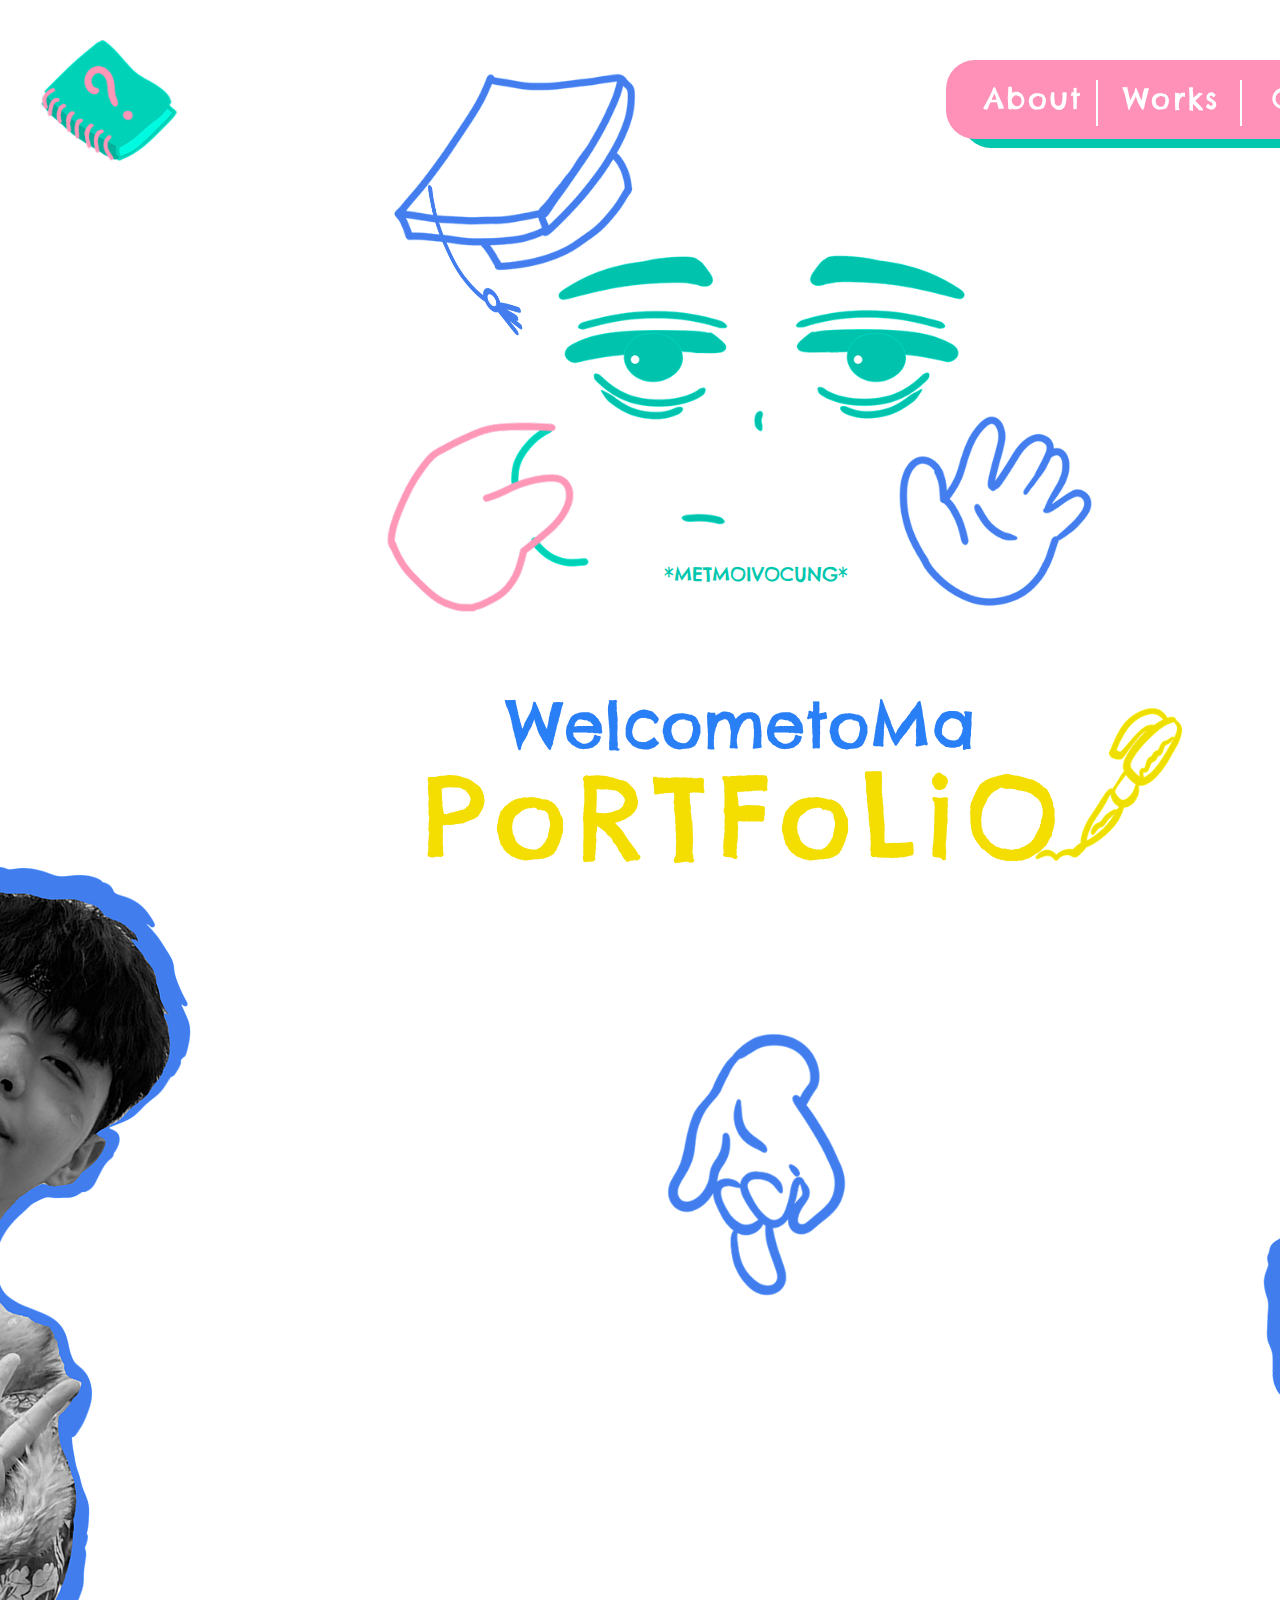
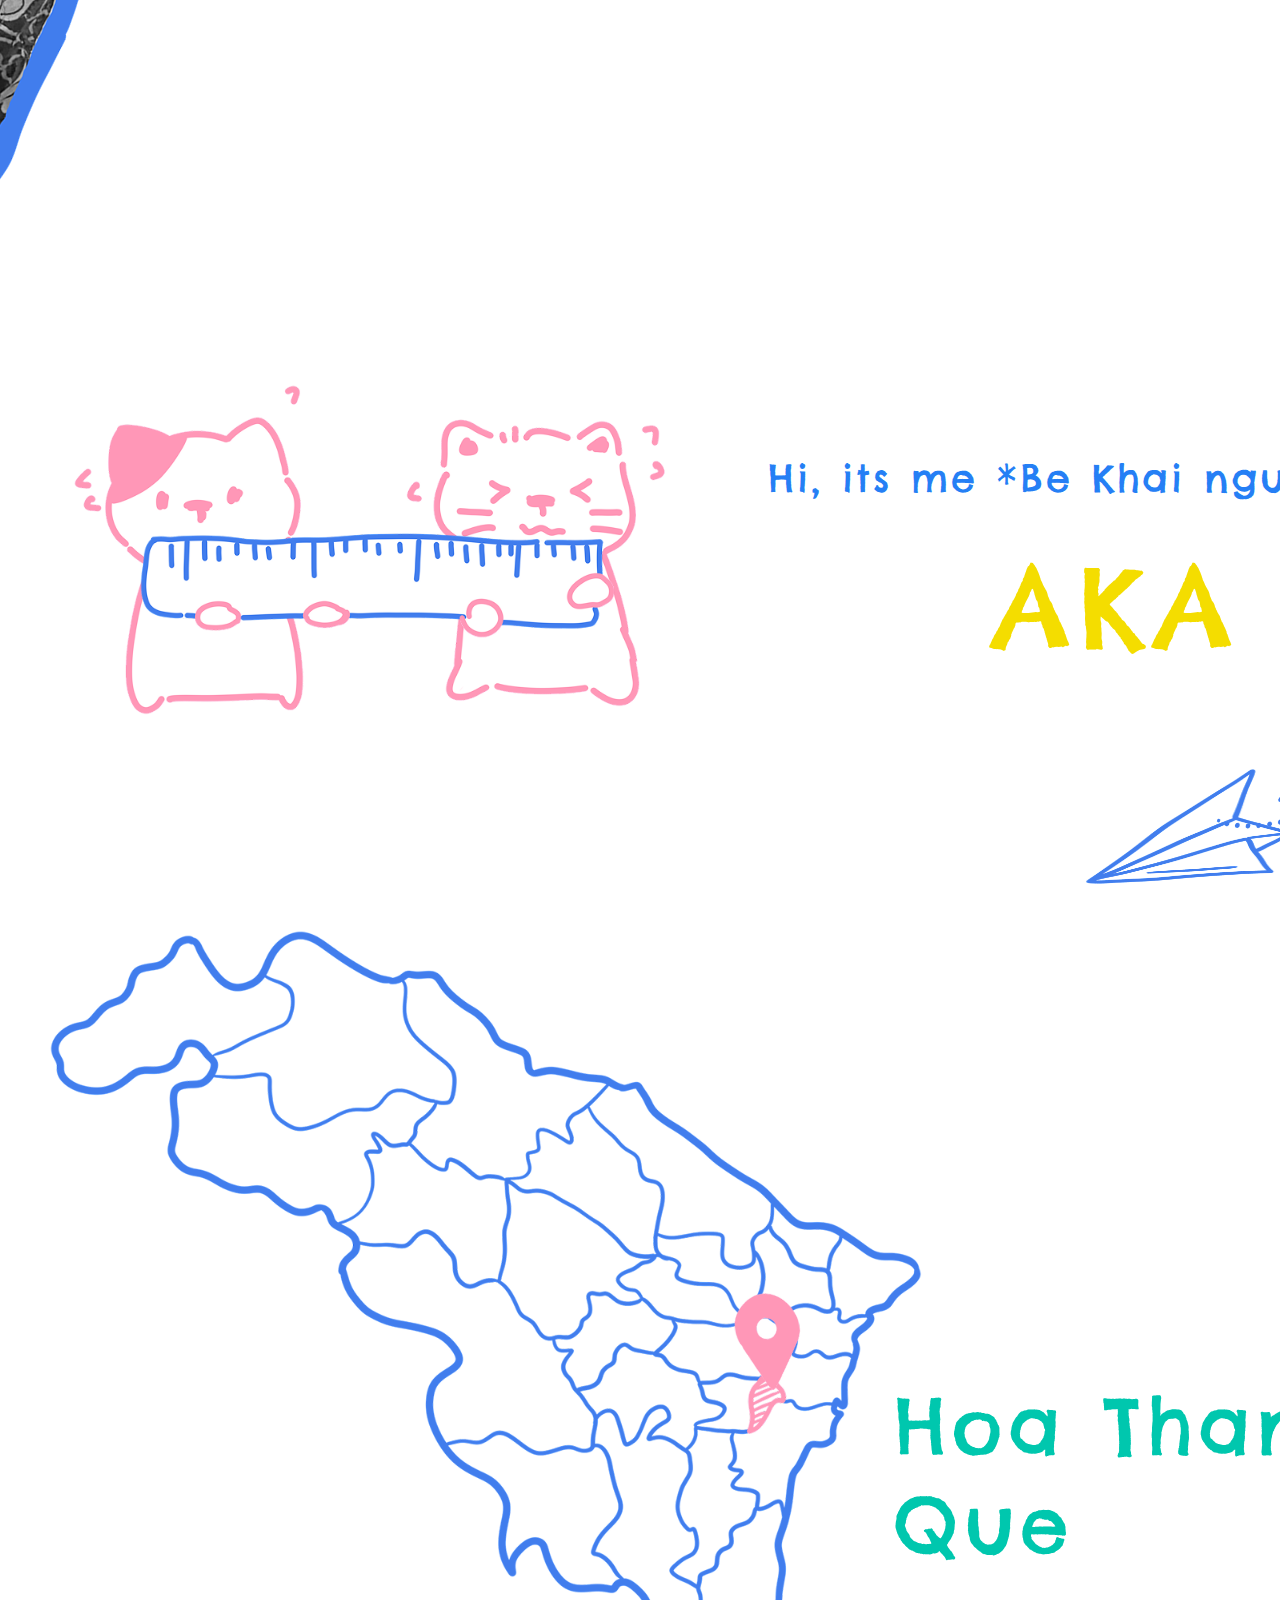
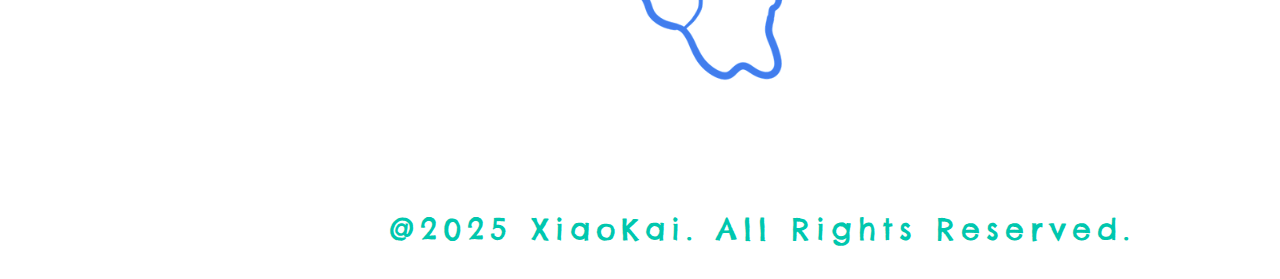
<file: index.html>
<!DOCTYPE html>
<html lang="en">
<head>
    <meta charset="UTF-8">
    <meta name="viewport" content="width=device-width, initial-scale=1.0">
    <title>Hoa Thanh Que - Portfolio</title>
    <link rel="stylesheet" href="shared/style.css">
    <link href="https://fonts.googleapis.com/css2?family=Chelsea+Market&display=swap" rel="stylesheet">
</head>
<body>
    <!-- Loading Overlay -->
    <div class="loading-overlay" id="loadingOverlay">
        <div class="loading-container">
            <div class="loading-spinner">
                <div class="loading-floating-element"></div>
                <div class="loading-floating-element"></div>
                <div class="loading-floating-element"></div>
                <div class="loading-floating-element"></div>
            </div>
            <div class="loading-text">Loading...</div>
            <div class="loading-subtitle">Please wait while we prepare your experience</div>
            <div class="loading-progress">
                <div class="loading-progress-bar"></div>
            </div>
        </div>
    </div>
    
    <!-- SVG Filters for Squiggly Text Animation -->
    <svg style="position: absolute; width: 0; height: 0;" aria-hidden="true">
        <defs>
            <filter id="squiggly-0">
                <feTurbulence type="fractalNoise" baseFrequency="0.02" numOctaves="3" result="noise" seed="0"/>
                <feDisplacementMap in="SourceGraphic" in2="noise" scale="6" xChannelSelector="R" yChannelSelector="G"/>
            </filter>
            <filter id="squiggly-1">
                <feTurbulence type="fractalNoise" baseFrequency="0.02" numOctaves="3" result="noise" seed="1"/>
                <feDisplacementMap in="SourceGraphic" in2="noise" scale="6" xChannelSelector="R" yChannelSelector="G"/>
            </filter>
            <filter id="squiggly-2">
                <feTurbulence type="fractalNoise" baseFrequency="0.02" numOctaves="3" result="noise" seed="2"/>
                <feDisplacementMap in="SourceGraphic" in2="noise" scale="6" xChannelSelector="R" yChannelSelector="G"/>
            </filter>
            <filter id="squiggly-3">
                <feTurbulence type="fractalNoise" baseFrequency="0.02" numOctaves="3" result="noise" seed="3"/>
                <feDisplacementMap in="SourceGraphic" in2="noise" scale="6" xChannelSelector="R" yChannelSelector="G"/>
            </filter>
            <filter id="squiggly-4">
                <feTurbulence type="fractalNoise" baseFrequency="0.02" numOctaves="3" result="noise" seed="4"/>
                <feDisplacementMap in="SourceGraphic" in2="noise" scale="6" xChannelSelector="R" yChannelSelector="G"/>
            </filter>
            <!-- Subtle squiggly filters -->
            <filter id="squiggly-subtle-0">
                <feTurbulence type="fractalNoise" baseFrequency="0.01" numOctaves="2" result="noise" seed="0"/>
                <feDisplacementMap in="SourceGraphic" in2="noise" scale="3" xChannelSelector="R" yChannelSelector="G"/>
            </filter>
            <filter id="squiggly-subtle-1">
                <feTurbulence type="fractalNoise" baseFrequency="0.01" numOctaves="2" result="noise" seed="1"/>
                <feDisplacementMap in="SourceGraphic" in2="noise" scale="3" xChannelSelector="R" yChannelSelector="G"/>
            </filter>
        </defs>
    </svg>
    
    <div class="container">
        <!-- Floating Particles for Magic Effect -->
        <div class="floating-particle"></div>
        <div class="floating-particle"></div>
        <div class="floating-particle"></div>
        <div class="floating-particle"></div>
        <div class="floating-particle"></div>
        
        <!-- Sparkles around Hero Text -->
        <div class="sparkle"></div>
        <div class="sparkle"></div>
        <div class="sparkle"></div>
        
        <!-- Face Image -->
        <img class="face-main" src="asset/Mặt chán.png" alt="Face" />
        
        <!-- Eyes -->
        <img class="eye right-eye" src="asset/Mắt phải.png" alt="Right Eye" />
        <img class="eye left-eye" src="asset/Mắt Trái.png" alt="Left Eye" />
        
        <!-- Cheek Touch -->
        <img class="cheek-touch" src="asset/Tay véo má.png" alt="Cheek Touch" />
        
        <!-- Navigation Background -->
        <div class="nav-bg-teal"></div>
        <div class="nav-bg-pink"></div>
        
        <!-- Navigation Text -->
        <a href="contact/contacts.html" class="nav-text contacts">Contacts</a>
        <a href="works/works.html" class="nav-text works">Works</a>
        <a href="about/about.html" class="nav-text about">About</a>
        
        <!-- Hat and String -->
        <img class="hat" src="asset/Mũ.png" alt="Hat" />
        <img class="hat-string" src="asset/Dây mũ.png" alt="Hat String" />
        
        <!-- Logo -->
        <a href="index.html">
            <img class="logo" src="asset/logo Homepage.png" alt="Logo" />
        </a>
        
        <!-- Hand -->
        <img class="hand" src="asset/Tay tớ.png" alt="Hand" />
        
        <!-- Hero Text -->
        <div class="hero-subtitle squiggly-text-fast">
            <span>*</span><span>M</span><span>E</span><span>T</span><span> </span><span>M</span><span>O</span><span>I</span><span> </span><span>V</span><span>O</span><span> </span><span>C</span><span>U</span><span>N</span><span>G</span><span>*</span>
        </div>
        <div class="hero-title squiggly-text">
            <span>W</span><span>e</span><span>l</span><span>c</span><span>o</span><span>m</span><span>e</span><span> </span><span>t</span><span>o</span><span> </span><span>M</span><span>a</span>
        </div>
        <div class="hero-portfolio squiggly-text-slow">
            <span>P</span><span>o</span><span>R</span><span>T</span><span>F</span><span>o</span><span>L</span><span>i</span><span>O</span>
        </div>
        
        <!-- Magic Pen -->
        <img class="magic-pen" src="asset/But may.png" alt="Magic Pen" />
        
        <!-- Two Cats -->
        <img class="two-cats" src="asset/2 be meo.png" alt="Two Cats" />
        
        <!-- AKA Text -->
        <div class="aka-text squiggly-text-fast">AKA</div>
        
        <!-- Pointing Hand -->
        <img class="pointing-hand" src="asset/Tay chỉ xuống.png" alt="Pointing Hand" />
        
        <!-- Cat Ruler -->
        <img class="cat-ruler" src="asset/thước mèo.png" alt="Cat Ruler" />
        
        <!-- About Text -->
        <div class="about-text squiggly-text-subtle">Hi, its me *Be Khai nguoi Hoa*</div>
        
        <!-- Name -->
        <div class="name squiggly-text-slow">Hoa Thanh Que</div>
        
        <!-- Paper Planes -->
        <img class="paper-plane-1" src="asset/Scene_1 45 1.png" alt="Paper Plane 1" />
        <img class="paper-plane-2" src="asset/Scene_1 49 1.png" alt="Paper Plane 2" />
        
        <!-- Background Images -->
        <img class="bg-img-1" src="asset/anh1 home.png" alt="Background 1" />
        <img class="bg-img-2" src="asset/anh2 home.png" alt="Background 2" />
        
        <!-- Map -->
        <img class="map" src="asset/Bản đồ.png" alt="Map" />
        
        <!-- Location Marker -->
        <img class="location-marker" src="asset/Vị trí.png" alt="Location" />

        <div class="footer squiggly-text-slow">@2025 XiaoKai. All Rights Reserved.</div>
    </div>
    <script src="shared/script.js"></script>
</body>
</html>
</file>
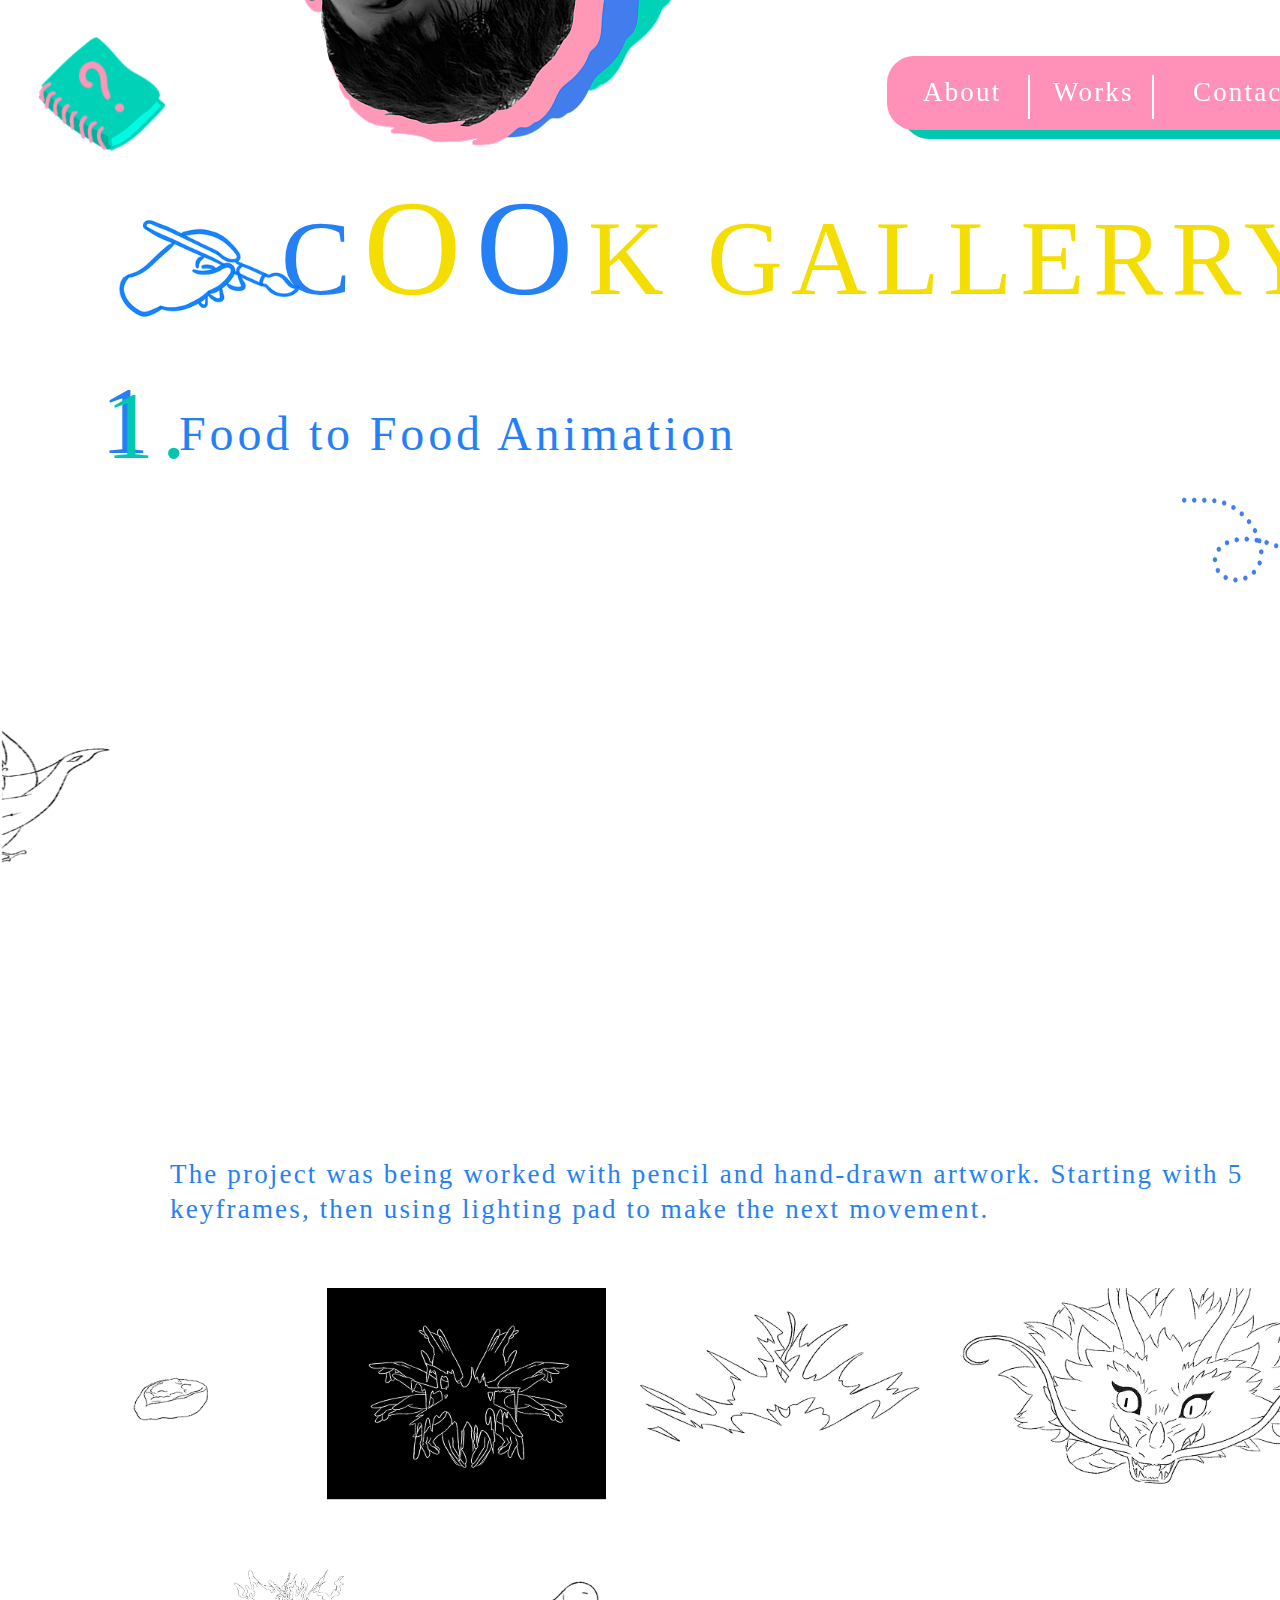
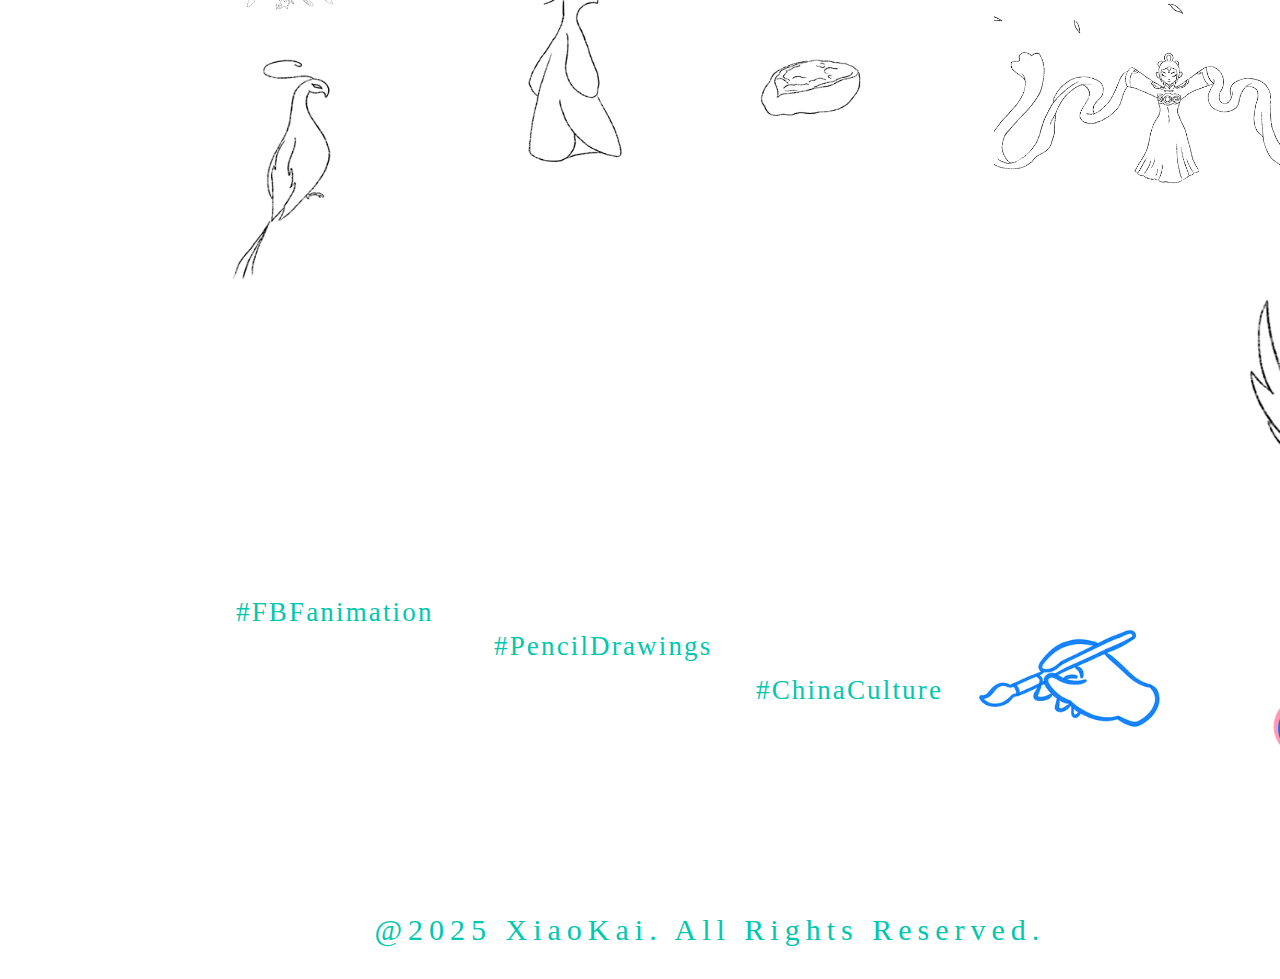
<file: work1/work1.html>
<!DOCTYPE html>
<html lang="en">
<head>
    <meta charset="UTF-8">
    <meta name="viewport" content="width=device-width, initial-scale=1.0">
    <link rel="stylesheet" href="work1.css">
    <title>COOK GALLERY - Food to Food Animation</title>
</head>
<body>
    <!-- SVG Filters for Squiggly Text Animation -->
    <svg style="position: absolute; width: 0; height: 0;" aria-hidden="true">
        <defs>
            <filter id="squiggly-0">
                <feTurbulence type="fractalNoise" baseFrequency="0.02" numOctaves="3" result="noise" seed="0"/>
                <feDisplacementMap in="SourceGraphic" in2="noise" scale="6" xChannelSelector="R" yChannelSelector="G"/>
            </filter>
            <filter id="squiggly-1">
                <feTurbulence type="fractalNoise" baseFrequency="0.02" numOctaves="3" result="noise" seed="1"/>
                <feDisplacementMap in="SourceGraphic" in2="noise" scale="6" xChannelSelector="R" yChannelSelector="G"/>
            </filter>
            <filter id="squiggly-2">
                <feTurbulence type="fractalNoise" baseFrequency="0.02" numOctaves="3" result="noise" seed="2"/>
                <feDisplacementMap in="SourceGraphic" in2="noise" scale="6" xChannelSelector="R" yChannelSelector="G"/>
            </filter>
            <filter id="squiggly-3">
                <feTurbulence type="fractalNoise" baseFrequency="0.02" numOctaves="3" result="noise" seed="3"/>
                <feDisplacementMap in="SourceGraphic" in2="noise" scale="6" xChannelSelector="R" yChannelSelector="G"/>
            </filter>
            <filter id="squiggly-4">
                <feTurbulence type="fractalNoise" baseFrequency="0.02" numOctaves="3" result="noise" seed="4"/>
                <feDisplacementMap in="SourceGraphic" in2="noise" scale="6" xChannelSelector="R" yChannelSelector="G"/>
            </filter>
            <!-- Subtle squiggly filters -->
            <filter id="squiggly-subtle-0">
                <feTurbulence type="fractalNoise" baseFrequency="0.01" numOctaves="2" result="noise" seed="0"/>
                <feDisplacementMap in="SourceGraphic" in2="noise" scale="3" xChannelSelector="R" yChannelSelector="G"/>
            </filter>
            <filter id="squiggly-subtle-1">
                <feTurbulence type="fractalNoise" baseFrequency="0.01" numOctaves="2" result="noise" seed="1"/>
                <feDisplacementMap in="SourceGraphic" in2="noise" scale="3" xChannelSelector="R" yChannelSelector="G"/>
            </filter>
        </defs>
    </svg>
    
    <div class="main-container">
        <!-- Navigation background elements -->
        <div class="nav-bg-teal"></div>
        <div class="nav-bg-pink"></div>
        
        <!-- Navigation text -->
        <a href="../contact/contacts.html" class="nav-contacts">Contacts</a>
        <a href="../works/works.html" class="nav-works">Works</a>
        <a href="../about/about.html" class="nav-about">About</a>
        
        <!-- Logo -->
        <a href="../index.html"><img class="logo" src="logo Homepage.png" alt="Logo" /></a>
        
        <!-- Main title -->
        <div class="main-title">
            <span class="title-c squiggly-text">C</span>
            <span class="title-o squiggly-text-slow">O</span>
            <span class="title-o-blue squiggly-text">O</span>
            <span class="title-gallery squiggly-text-fast">K GALLERRY</span>
        </div>
        
        <!-- Subtitle -->
        <div class="subtitle squiggly-text-subtle">Food to Food Animation</div>
        
        <!-- Project description -->
        <div class="project-description squiggly-text-subtle">The project was being worked with pencil and hand-drawn artwork. Starting with 5 keyframes, then using lighting pad to make the next movement. <br/></div>
        
        <!-- Decorative images -->
        <img class="decorative-image-1" src="Đầu.png" alt="Decorative element 1" />
        <img class="decorative-image-2" src="Tay vẽ.png" alt="Decorative element 2" />
        
        <!-- Number indicators -->
        <div class="number-1 squiggly-text-fast">1</div>
        <div class="number-1-dot squiggly-text">1.</div>
        
        <!-- Main project image -->
        <img class="gallery-small-6" src="image 13.png" alt="Main project image" />
        
        <!-- Hashtags -->
        <div class="hashtag-fbf squiggly-text-fast">#FBFanimation</div>
        <div class="hashtag-pencil squiggly-text">#PencilDrawings</div>
        <div class="hashtag-china squiggly-text-slow">#ChinaCulture</div>
        
        <!-- Gallery images -->
        <iframe class="main-project-image" 
        src="https://www.youtube.com/embed/fwsGSLM6aT8"
        frameborder="0"
        allow="accelerometer; autoplay; clipboard-write; encrypted-media; gyroscope; picture-in-picture"
        allowfullscreen>
    </iframe>
        <img class="gallery-small-1" src="image 7.png" alt="Gallery small 1" />
        <img class="gallery-small-2" src="image 8.png" alt="Gallery small 2" />
        <img class="gallery-small-3" src="image 9.png" alt="Gallery small 3" />
        <img class="gallery-small-4" src="image 10.png" alt="Gallery small 4" />
        <img class="decorative-image-3" src="trang trí work1.png" alt="Decorative element 3" />
        <img class="gallery-vertical-1" src="image 11.png" alt="Gallery vertical 1" />
        <img class="gallery-vertical-2" src="image 12.png" alt="Gallery vertical 2" />
        <img class="gallery-vertical-3" src="image 14.png" alt="Gallery wide 1" />
        <img class="gallery-wide-2" src="image 15.png" alt="Gallery wide 2" />
        <img class="gallery-small-5" src="Tay vẽ.png" alt="Gallery small 5" />
        <img class="decorative-image-4" src="Trang trí chim 1.png" alt="Decorative element 4" />
        <img class="gallery-wide-3" src="Trang trí chim 2.png" alt="Gallery wide 3" />
        
        <!-- Footer -->
        <div class="footer squiggly-text-slow">@2025 XiaoKai. All Rights Reserved.</div>

        <a href="../work2/work2.html"><img src = "next.png" class="next-button"></a>
    </div>
</body>
</html>
</file>
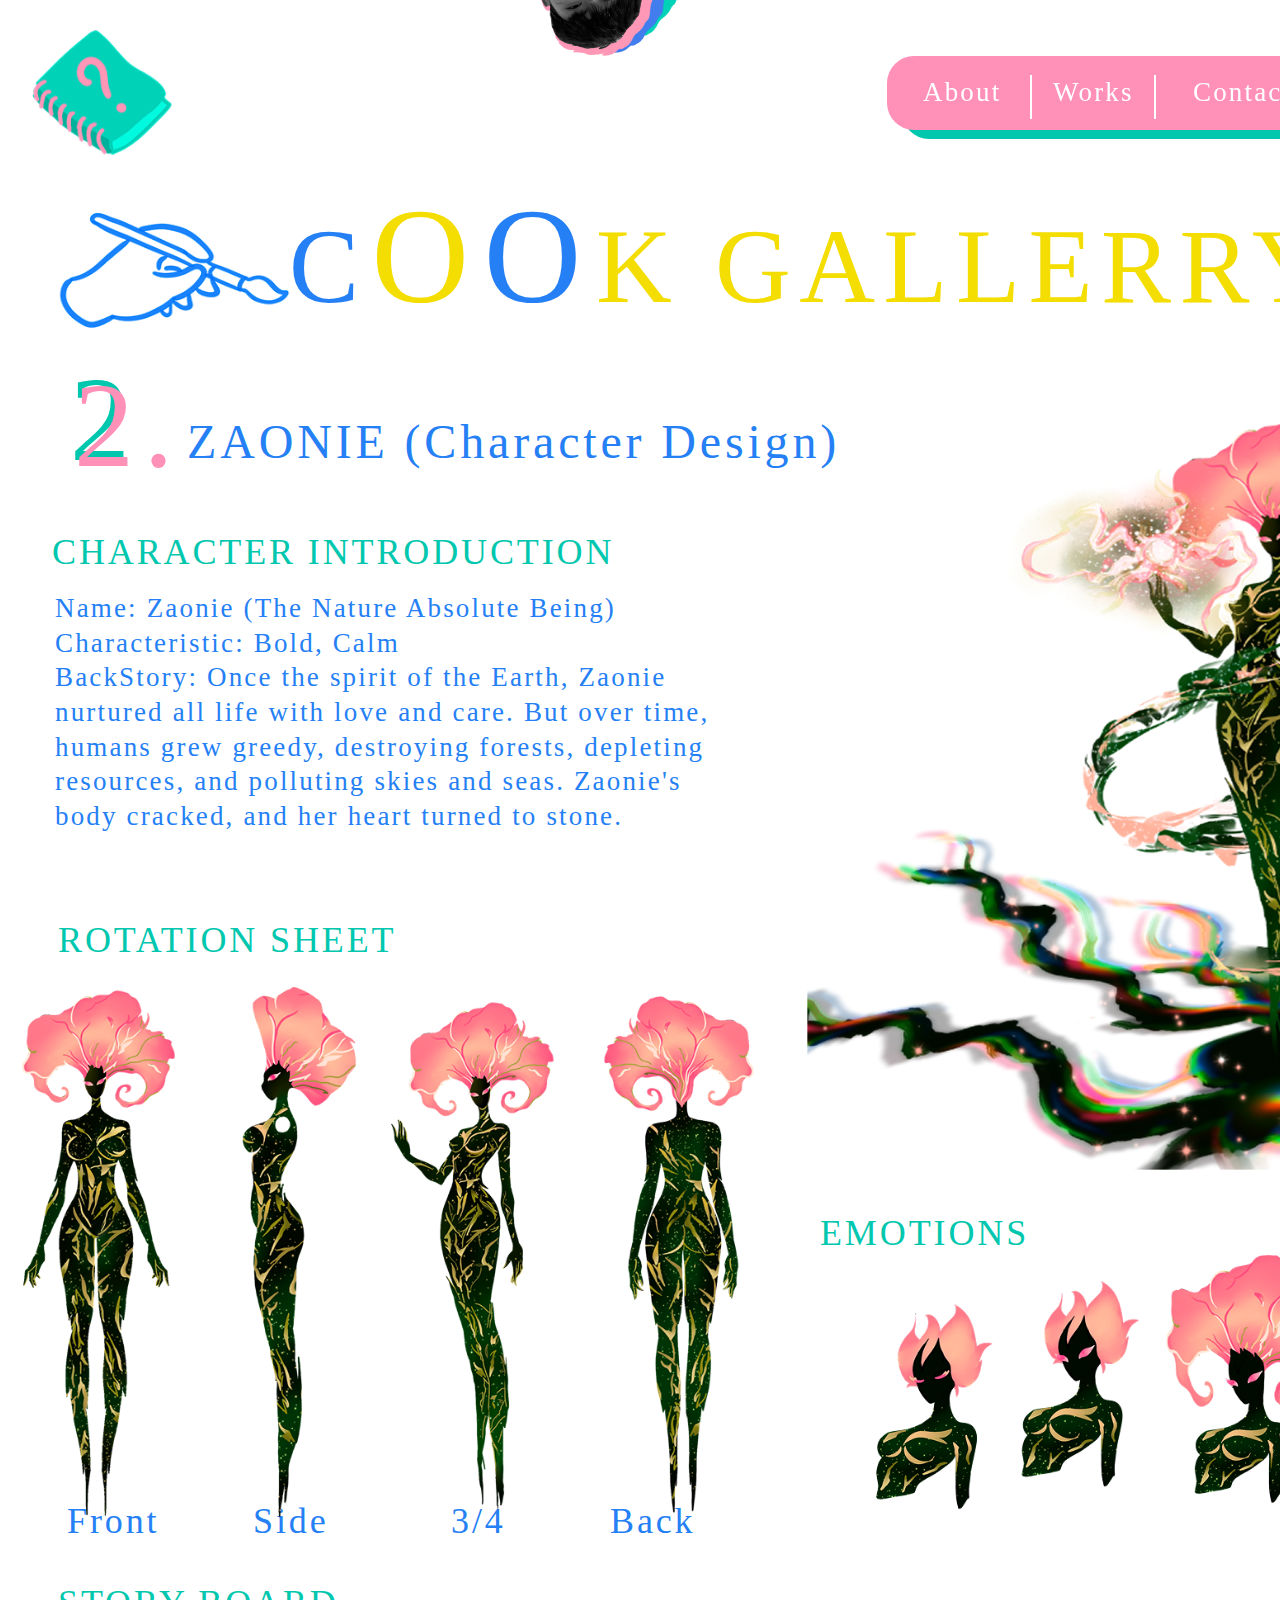
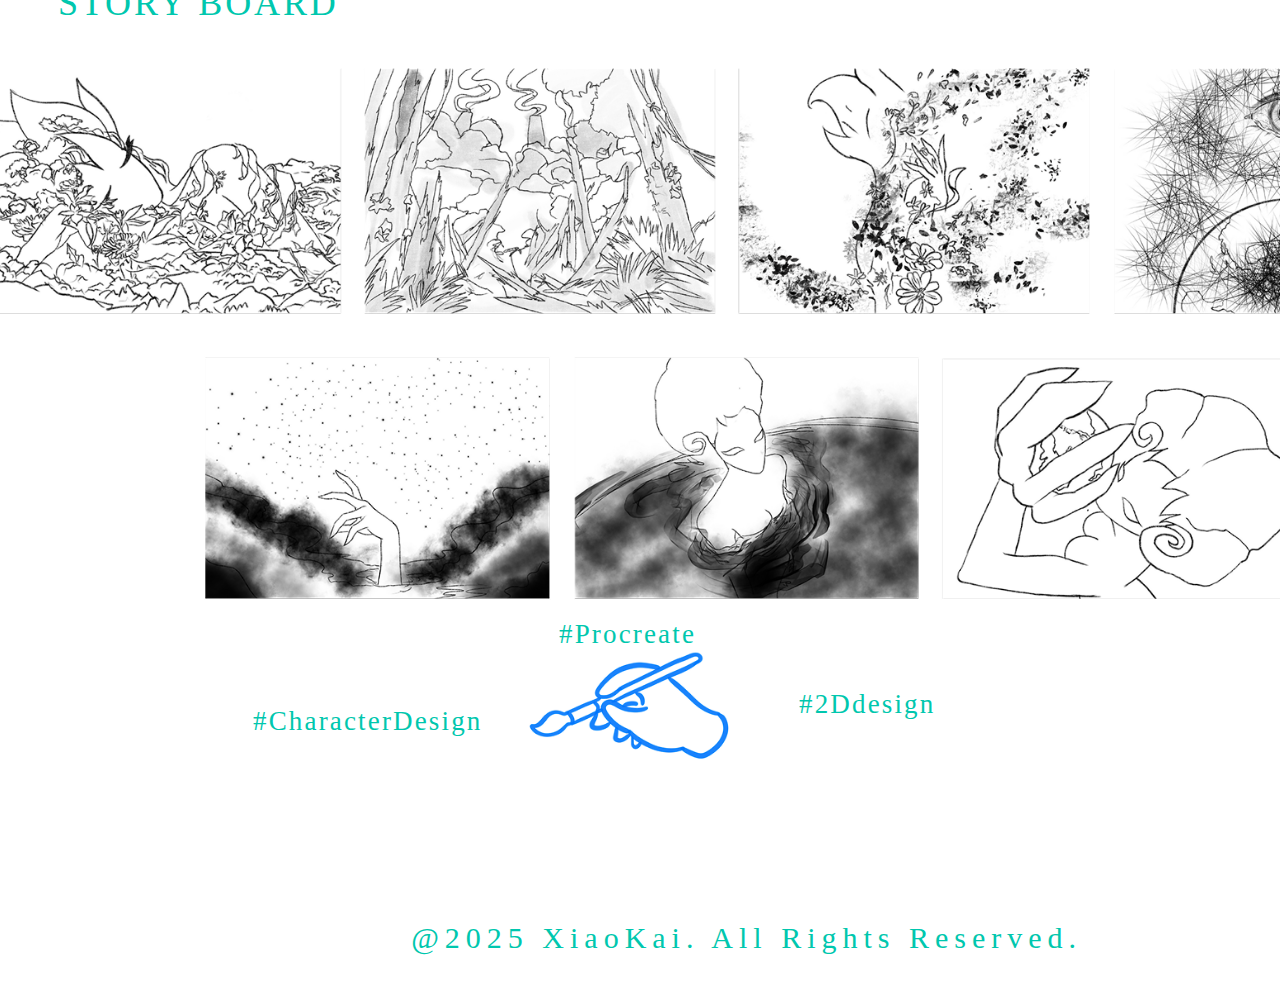
<file: work2/work2.html>
<!DOCTYPE html>
<html lang="en">
<head>
    <meta charset="UTF-8">
    <meta name="viewport" content="width=device-width, initial-scale=1.0">
    <title>Work 2 - Zaonie Character Design</title>
    <link rel="stylesheet" href="work2.css">
</head>
<body>
   <!-- SVG Filters for Squiggly Text Animation -->
   <svg style="position: absolute; width: 0; height: 0;" aria-hidden="true">
       <defs>
           <filter id="squiggly-0">
               <feTurbulence type="fractalNoise" baseFrequency="0.02" numOctaves="3" result="noise" seed="0"/>
               <feDisplacementMap in="SourceGraphic" in2="noise" scale="6" xChannelSelector="R" yChannelSelector="G"/>
           </filter>
           <filter id="squiggly-1">
               <feTurbulence type="fractalNoise" baseFrequency="0.02" numOctaves="3" result="noise" seed="1"/>
               <feDisplacementMap in="SourceGraphic" in2="noise" scale="6" xChannelSelector="R" yChannelSelector="G"/>
           </filter>
           <filter id="squiggly-2">
               <feTurbulence type="fractalNoise" baseFrequency="0.02" numOctaves="3" result="noise" seed="2"/>
               <feDisplacementMap in="SourceGraphic" in2="noise" scale="6" xChannelSelector="R" yChannelSelector="G"/>
           </filter>
           <filter id="squiggly-3">
               <feTurbulence type="fractalNoise" baseFrequency="0.02" numOctaves="3" result="noise" seed="3"/>
               <feDisplacementMap in="SourceGraphic" in2="noise" scale="6" xChannelSelector="R" yChannelSelector="G"/>
           </filter>
           <filter id="squiggly-4">
               <feTurbulence type="fractalNoise" baseFrequency="0.02" numOctaves="3" result="noise" seed="4"/>
               <feDisplacementMap in="SourceGraphic" in2="noise" scale="6" xChannelSelector="R" yChannelSelector="G"/>
           </filter>
           <!-- Subtle squiggly filters -->
           <filter id="squiggly-subtle-0">
               <feTurbulence type="fractalNoise" baseFrequency="0.01" numOctaves="2" result="noise" seed="0"/>
               <feDisplacementMap in="SourceGraphic" in2="noise" scale="3" xChannelSelector="R" yChannelSelector="G"/>
           </filter>
           <filter id="squiggly-subtle-1">
               <feTurbulence type="fractalNoise" baseFrequency="0.01" numOctaves="2" result="noise" seed="1"/>
               <feDisplacementMap in="SourceGraphic" in2="noise" scale="3" xChannelSelector="R" yChannelSelector="G"/>
           </filter>
       </defs>
   </svg>
   
   <div class="main-container">
  <div class="nav-bg-accent"></div>
  <div class="nav-bg-primary"></div>
  <a href="../contact/contacts.html" class="nav-contacts">Contacts</a>
  <a href="../works/works.html" class="nav-works">Works</a>
  <a href="../about/about.html" class="nav-about">About</a>
  <a href="../index.html"><img class="logo" src="logo Homepage.png" alt="Logo" /></a>
  <div class="title-container">
    <span class="title-c squiggly-text">C</span>
    <span class="title-o squiggly-text-slow">O</span>
    <span class="title-o2 squiggly-text">O</span>
    <span class="title-k squiggly-text-fast">K GALLERRY</span>
  </div>
  <div class="project-title squiggly-text-subtle">ZAONIE (Character Design)</div>
  <div class="section-title-intro squiggly-text-fast">CHARACTER INTRODUCTION</div>
  <div class="section-title-rotation squiggly-text">ROTATION SHEET</div>
  <div class="section-title-storyboard squiggly-text-slow">STORY BOARD</div>
  <div class="view-label-front squiggly-text-subtle">Front</div>
  <div class="view-label-side squiggly-text-subtle">Side</div>
  <div class="view-label-back squiggly-text-subtle">Back</div>
  <div class="view-label-3-4 squiggly-text-subtle">3/4</div>
  <div class="section-title-emotions squiggly-text-fast">EMOTIONS</div>
  <img class="decorative-element-1" src="Đầu.png" alt="Decorative element" />
  <img class="decorative-element-2" src="Tay vẽ-1.png" alt="Decorative element" />
  <div class="hashtag-character squiggly-text-fast">#CharacterDesign</div>
  <div class="hashtag-procreate squiggly-text">#Procreate</div>
  <div class="hashtag-2d squiggly-text-slow">#2Ddesign</div>
  <img class="decorative-element-3" src="Tay vẽ.png" alt="Decorative element" />
  <div class="work-number squiggly-text-fast">2</div>
  <div class="work-number-dot squiggly-text">2.</div>
  <img class="character-main" src="Con nhân vậ.png" alt="Zaonie Character" />
  <div class="character-description squiggly-text-subtle">Name: Zaonie (The Nature Absolute Being)<br/>Characteristic: Bold, Calm<br/>BackStory: Once the spirit of the Earth, Zaonie nurtured all life with love and care. But over time, humans grew greedy, destroying forests, depleting resources, and polluting skies and seas. Zaonie's body cracked, and her heart turned to stone.</div>
  <img class="rotation-sheet" src="ROTATION SHEET (1) 1.png" alt="Rotation Sheet" />
  <img class="emotions" src="Emotions.png" alt="Character Emotions" />
  <img class="storyboard-main" src="storryboard1.png" alt="Storyboard" />
  <img class="storyboard-secondary" src="Storyboard2.png" alt="Storyboard 2" />
  
  <!-- Footer -->
  <div class="footer squiggly-text-slow">@2025 XiaoKai. All Rights Reserved.</div>
  <a href="../work3/work3.html"><img src = "next.png" class="next-button"></a>
</div>
</body>
</html>
</file>
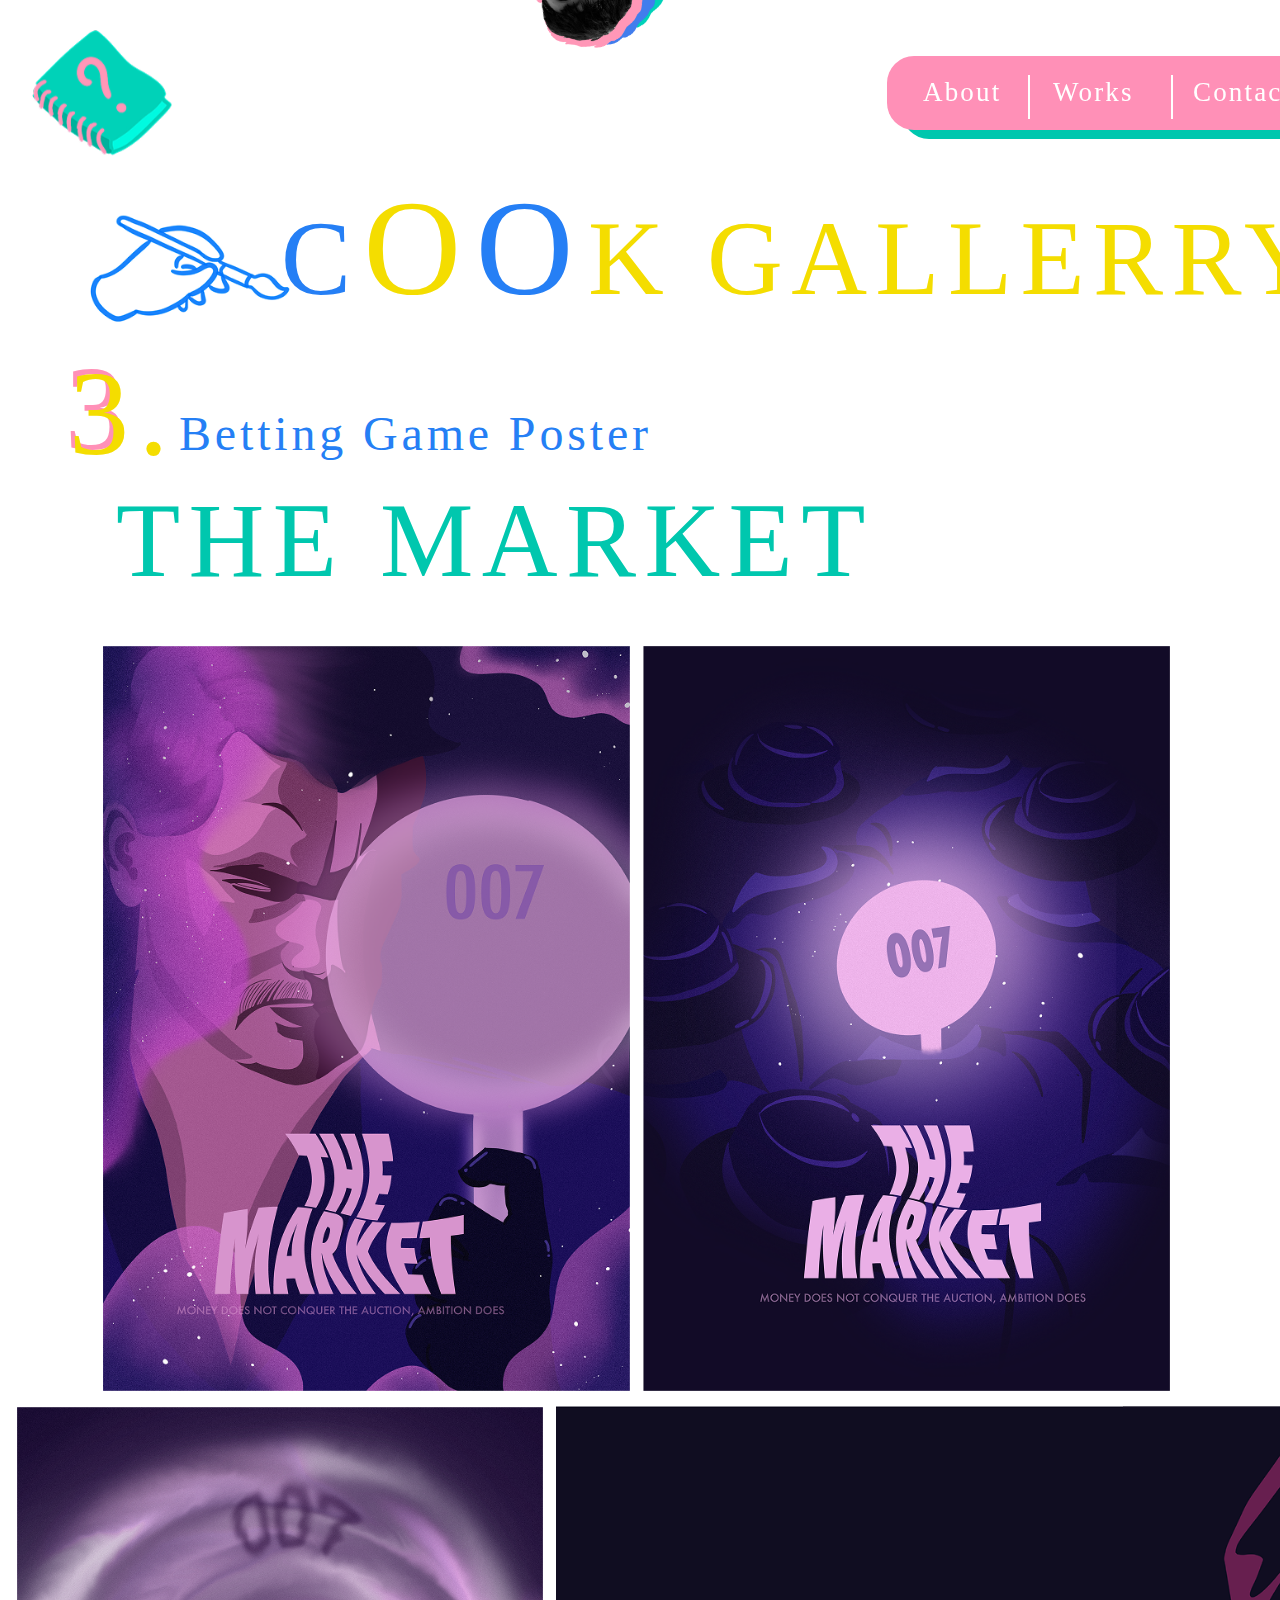
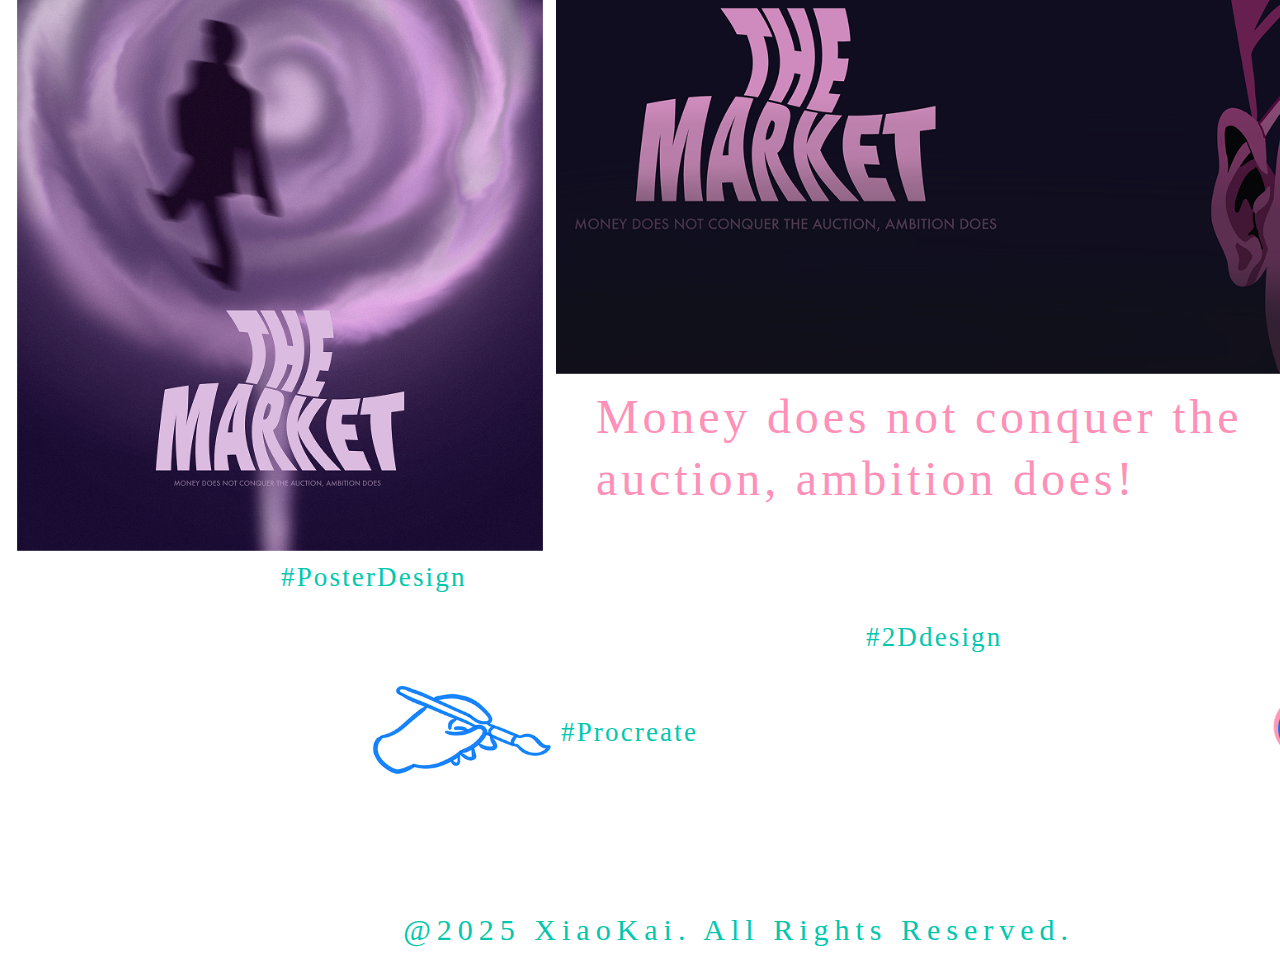
<file: work3/work3.html>
<!DOCTYPE html>
<html lang="en">
<head>
    <meta charset="UTF-8">
    <meta name="viewport" content="width=device-width, initial-scale=1.0">
    <title>Work 3 - Betting Game Poster</title>
    <link rel="stylesheet" href="work3.css">
</head>

<body>
    <!-- SVG Filters for Squiggly Text Animation -->
    <svg style="position: absolute; width: 0; height: 0;" aria-hidden="true">
        <defs>
            <filter id="squiggly-0">
                <feTurbulence type="fractalNoise" baseFrequency="0.02" numOctaves="3" result="noise" seed="0"/>
                <feDisplacementMap in="SourceGraphic" in2="noise" scale="6" xChannelSelector="R" yChannelSelector="G"/>
            </filter>
            <filter id="squiggly-1">
                <feTurbulence type="fractalNoise" baseFrequency="0.02" numOctaves="3" result="noise" seed="1"/>
                <feDisplacementMap in="SourceGraphic" in2="noise" scale="6" xChannelSelector="R" yChannelSelector="G"/>
            </filter>
            <filter id="squiggly-2">
                <feTurbulence type="fractalNoise" baseFrequency="0.02" numOctaves="3" result="noise" seed="2"/>
                <feDisplacementMap in="SourceGraphic" in2="noise" scale="6" xChannelSelector="R" yChannelSelector="G"/>
            </filter>
            <filter id="squiggly-3">
                <feTurbulence type="fractalNoise" baseFrequency="0.02" numOctaves="3" result="noise" seed="3"/>
                <feDisplacementMap in="SourceGraphic" in2="noise" scale="6" xChannelSelector="R" yChannelSelector="G"/>
            </filter>
            <filter id="squiggly-4">
                <feTurbulence type="fractalNoise" baseFrequency="0.02" numOctaves="3" result="noise" seed="4"/>
                <feDisplacementMap in="SourceGraphic" in2="noise" scale="6" xChannelSelector="R" yChannelSelector="G"/>
            </filter>
            <!-- Subtle squiggly filters -->
            <filter id="squiggly-subtle-0">
                <feTurbulence type="fractalNoise" baseFrequency="0.01" numOctaves="2" result="noise" seed="0"/>
                <feDisplacementMap in="SourceGraphic" in2="noise" scale="3" xChannelSelector="R" yChannelSelector="G"/>
            </filter>
            <filter id="squiggly-subtle-1">
                <feTurbulence type="fractalNoise" baseFrequency="0.01" numOctaves="2" result="noise" seed="1"/>
                <feDisplacementMap in="SourceGraphic" in2="noise" scale="3" xChannelSelector="R" yChannelSelector="G"/>
            </filter>
        </defs>
    </svg>
    
    <div class="main-container">
        <!-- Navigation background elements -->
        <div class="nav-bg-teal"></div>
        <div class="nav-bg-pink"></div>
        
        <!-- Navigation text -->
        <a href="../contact/contacts.html" class="nav-contacts">Contacts</a>
        <a href="../works/works.html" class="nav-works">Works</a>
        <a href="../about/about.html" class="nav-about">About</a>
        
        <!-- Logo -->
        <a href="../index.html"><img class="logo" src="logo Homepage.png" alt="Logo" /></a>
        
        <!-- Main title -->
        <div class="main-title">
            <span class="title-c squiggly-text">C</span>
            <span class="title-o squiggly-text-slow">O</span>
            <span class="title-o-blue squiggly-text">O</span>
            <span class="title-gallery squiggly-text-fast">K GALLERRY</span>
        </div>
        
        <!-- Subtitle -->
        <div class="subtitle squiggly-text-subtle">Betting Game Poster</div>
        
        <!-- Project title -->
        <div class="project-title squiggly-text-fast">THE MARKET</div>
        
        <!-- Decorative images -->
        <img class="decorative-image-1" src="Đầu.png" alt="Decorative element 1" />
        <img class="decorative-image-2" src="Tay vẽ.png" alt="Decorative element 2" />
        
        <!-- Number indicators -->
        <div class="number-3 squiggly-text-fast">3</div>
        <div class="number-3-dot squiggly-text">3.</div>
        
        <!-- Main project images -->
        <img class="emphasis-image" src="emphasis 1.png" alt="Emphasis design" />
        <img class="contrast-image" src="contrast 1.png" alt="Contrast design" />
        <img class="movement-image" src="movement 1.png" alt="Movement design" />
        <img class="resized-image" src="resized 300x600 1.png" alt="Resized design" />
        
        <!-- Quote text -->
        <div class="quote-text squiggly-text-slow">Money does not conquer the auction, ambition does!</div>
        
        <!-- Hashtags -->
        <div class="hashtag-poster squiggly-text-fast">#PosterDesign</div>
        <div class="hashtag-procreate squiggly-text">#Procreate</div>
        <div class="hashtag-2d squiggly-text-slow">#2Ddesign</div>
        
        <!-- Decorative element at bottom -->
        <img class="decorative-bottom" src="Scene_1 81 2.png" alt="Decorative element bottom" />
        
        <!-- Footer -->
        <div class="footer squiggly-text-slow">@2025 XiaoKai. All Rights Reserved.</div>

        <a href="../work4/work4.html"><img src = "next.png" class="next-button"></a>
    </div>
</body>
</html>
</file>
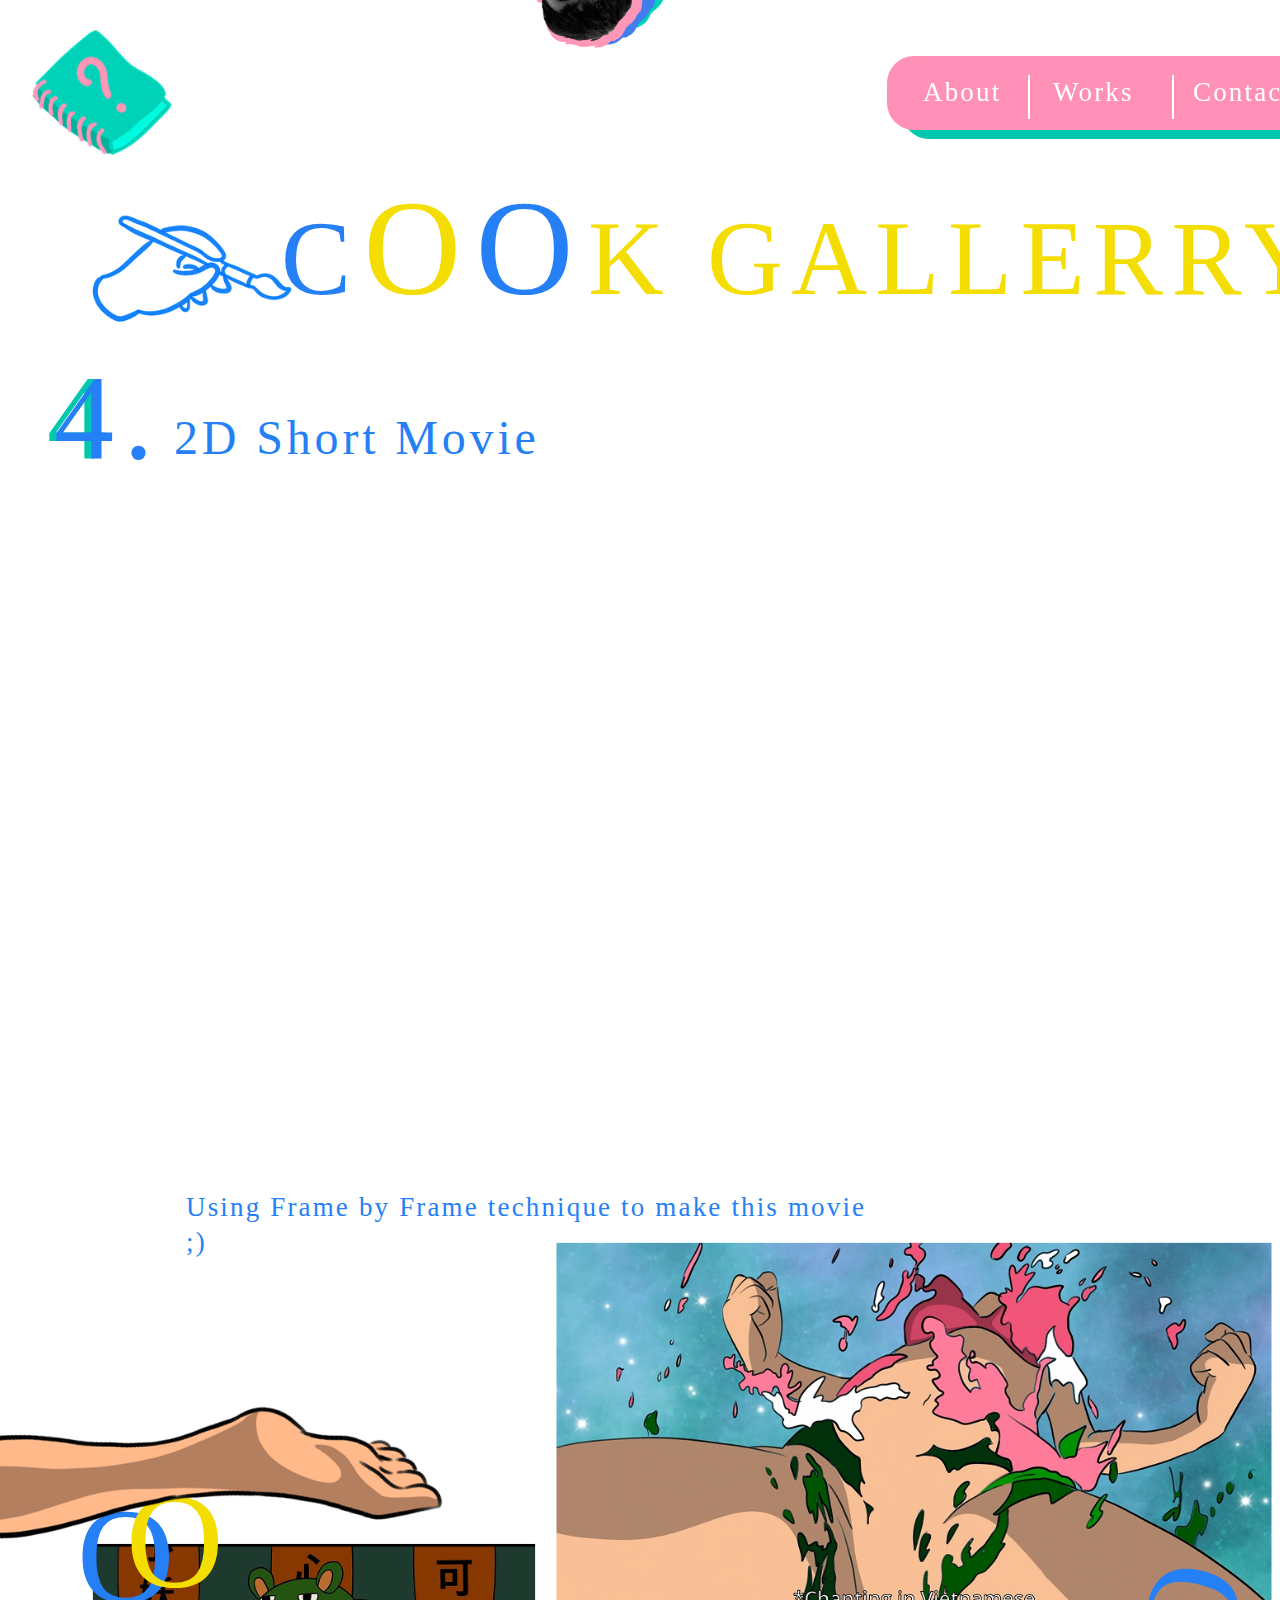
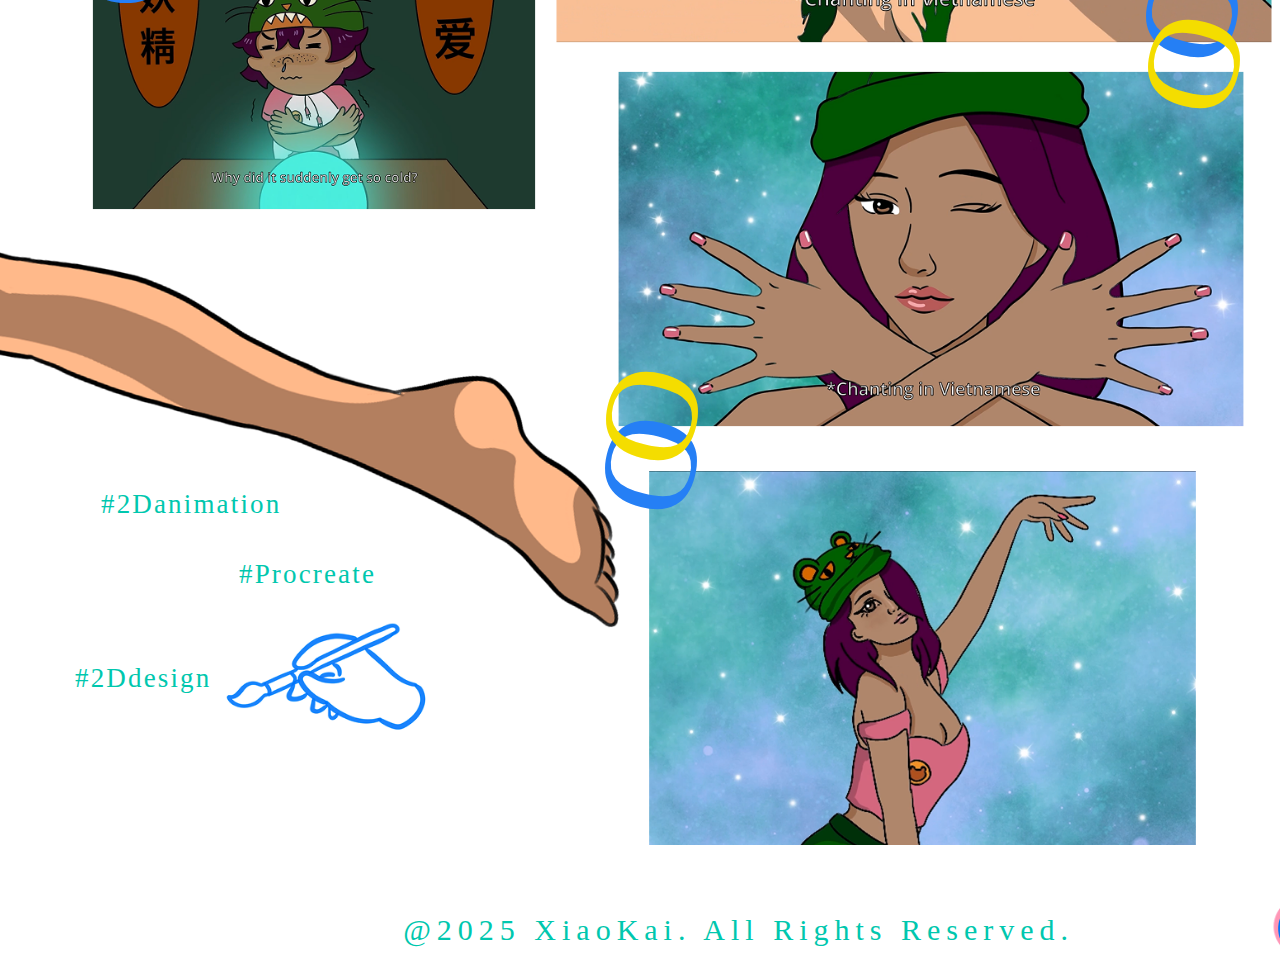
<file: work4/work4.html>
<!DOCTYPE html>
<html lang="en">
<head>
    <meta charset="UTF-8">
    <meta name="viewport" content="width=device-width, initial-scale=1.0">
    <title>Work 4 - 2D Short Movie</title>
    <link rel="stylesheet" href="work4.css">
</head>
<body>
    <!-- SVG Filters for Squiggly Text Animation -->
    <svg style="position: absolute; width: 0; height: 0;" aria-hidden="true">
        <defs>
            <filter id="squiggly-0">
                <feTurbulence type="fractalNoise" baseFrequency="0.02" numOctaves="3" result="noise" seed="0"/>
                <feDisplacementMap in="SourceGraphic" in2="noise" scale="6" xChannelSelector="R" yChannelSelector="G"/>
            </filter>
            <filter id="squiggly-1">
                <feTurbulence type="fractalNoise" baseFrequency="0.02" numOctaves="3" result="noise" seed="1"/>
                <feDisplacementMap in="SourceGraphic" in2="noise" scale="6" xChannelSelector="R" yChannelSelector="G"/>
            </filter>
            <filter id="squiggly-2">
                <feTurbulence type="fractalNoise" baseFrequency="0.02" numOctaves="3" result="noise" seed="2"/>
                <feDisplacementMap in="SourceGraphic" in2="noise" scale="6" xChannelSelector="R" yChannelSelector="G"/>
            </filter>
            <filter id="squiggly-3">
                <feTurbulence type="fractalNoise" baseFrequency="0.02" numOctaves="3" result="noise" seed="3"/>
                <feDisplacementMap in="SourceGraphic" in2="noise" scale="6" xChannelSelector="R" yChannelSelector="G"/>
            </filter>
            <filter id="squiggly-4">
                <feTurbulence type="fractalNoise" baseFrequency="0.02" numOctaves="3" result="noise" seed="4"/>
                <feDisplacementMap in="SourceGraphic" in2="noise" scale="6" xChannelSelector="R" yChannelSelector="G"/>
            </filter>
            <!-- Subtle squiggly filters -->
            <filter id="squiggly-subtle-0">
                <feTurbulence type="fractalNoise" baseFrequency="0.01" numOctaves="2" result="noise" seed="0"/>
                <feDisplacementMap in="SourceGraphic" in2="noise" scale="3" xChannelSelector="R" yChannelSelector="G"/>
            </filter>
            <filter id="squiggly-subtle-1">
                <feTurbulence type="fractalNoise" baseFrequency="0.01" numOctaves="2" result="noise" seed="1"/>
                <feDisplacementMap in="SourceGraphic" in2="noise" scale="3" xChannelSelector="R" yChannelSelector="G"/>
            </filter>
        </defs>
    </svg>
    
    <div class="main-container">
        <!-- Navigation background elements -->
        <div class="nav-bg-teal"></div>
        <div class="nav-bg-pink"></div>
        
        <!-- Navigation text -->
        <a href="../contact/contacts.html" class="nav-contacts">Contacts</a>
        <a href="../works/works.html" class="nav-works">Works</a>
        <a href="../about/about.html" class="nav-about">About</a>
        
        <!-- Logo -->
        <a href="../index.html"><img class="logo" src="logo Homepage.png" alt="Logo" /></a>
        
        <!-- Main title -->
        <div class="main-title">
            <span class="title-c squiggly-text">C</span>
            <span class="title-o squiggly-text-slow">O</span>
            <span class="title-o-blue squiggly-text">O</span>
            <span class="title-gallery squiggly-text-fast">K GALLERRY</span>
        </div>
        
        <!-- Subtitle -->
        <div class="subtitle squiggly-text-subtle">2D Short Movie</div>
        
        <!-- Decorative images -->
        <img class="decorative-image-1" src="Scene_1 59 1.png" alt="Decorative element 1" />
        <img class="decorative-image-2" src="Scene_1 81 1.png" alt="Decorative element 2" />
        
        <!-- Number indicators -->
        <div class="number-4 squiggly-text-fast">4</div>
        <div class="number-4-dot squiggly-text">4.</div>
        
        <!-- Main project image -->
        <iframe class="main-project-image" 
        src="https://www.youtube.com/embed/jZhbfPQvgrE"
        frameborder="0"
        allow="accelerometer; autoplay; clipboard-write; encrypted-media; gyroscope; picture-in-picture"
        allowfullscreen>
    </iframe>
        <!-- Project description -->
        <div class="project-description squiggly-text-subtle">Using Frame by Frame technique to make this movie ;)</div>
        
        <!-- Gallery images -->
        <img class="gallery-image-1" src="image 18.png" alt="Gallery image 1" />
        <img class="gallery-image-2" src="image 19.png" alt="Gallery image 2" />
        <img class="gallery-image-3" src="image 20.png" alt="Gallery image 3" />
        <img class="gallery-image-4" src="image 21.png" alt="Gallery image 4" />
        
        <!-- Decorative O letters -->
        <div class="o-letter-1 squiggly-text-fast">O</div>
        <div class="o-letter-2 squiggly-text">O</div>
        <div class="o-letter-3 squiggly-text-slow">O</div>
        <div class="o-letter-4 squiggly-text">O</div>
        <div class="o-letter-5 squiggly-text-fast">O</div>
        <div class="o-letter-6 squiggly-text-slow">O</div>
        
        <!-- Decorative elements -->
        <img class="decorative-bottom" src="Scene_1 81 2.png" alt="Decorative element bottom" />
        <img class="decorative-rotated-1" src="Untitled_Artwork (91) 1.png" alt="Decorative rotated element 1" />
        <img class="decorative-rotated-2" src="Untitled_Artwork (92) 1.png" alt="Decorative rotated element 2" />
        
        <!-- Hashtags -->
        <div class="hashtag-2d-animation squiggly-text-fast">#2Danimation</div>
        <div class="hashtag-procreate squiggly-text">#Procreate</div>
        <div class="hashtag-2d-design squiggly-text-slow">#2Ddesign</div>
        
        <!-- Footer -->
        <div class="footer squiggly-text-slow">@2025 XiaoKai. All Rights Reserved.</div>

        <a href="../work5/work5.html"><img src = "next.png" class="next-button"></a>
    </div>
</body>
</html>
</file>
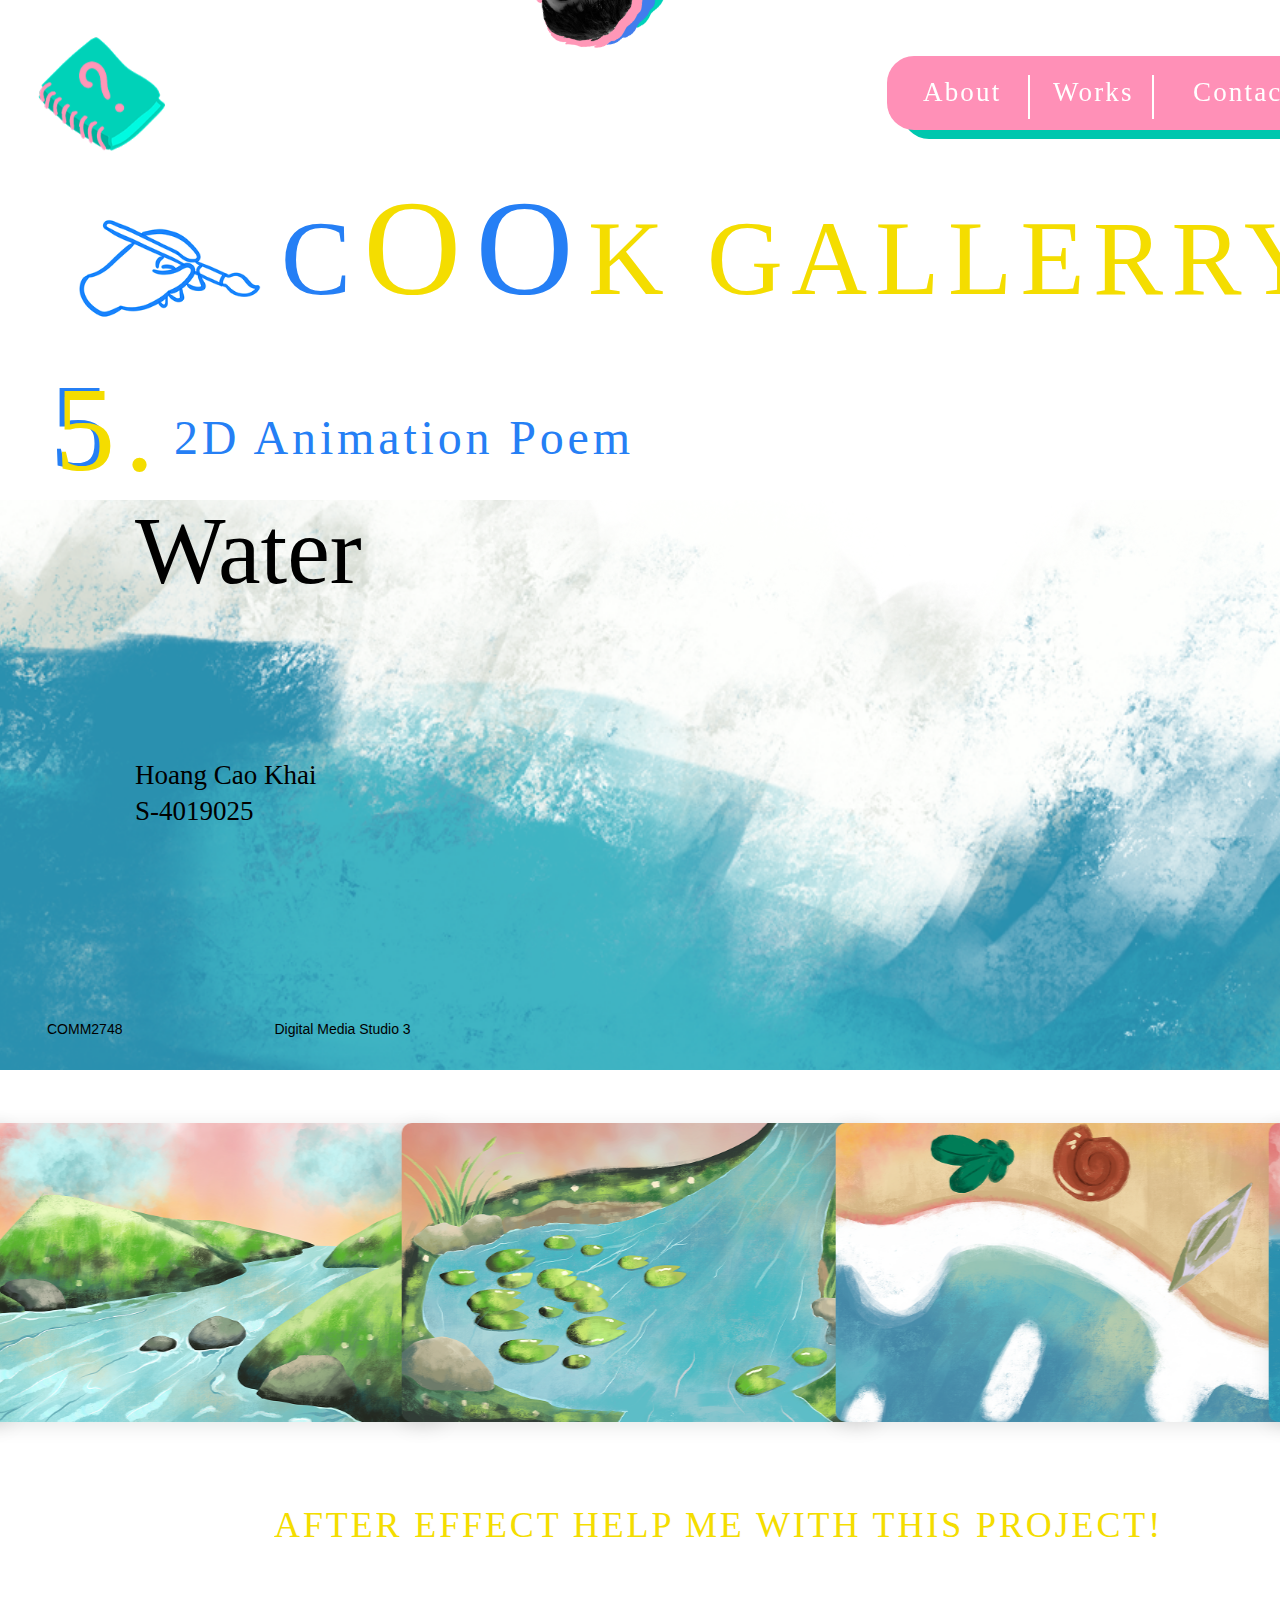
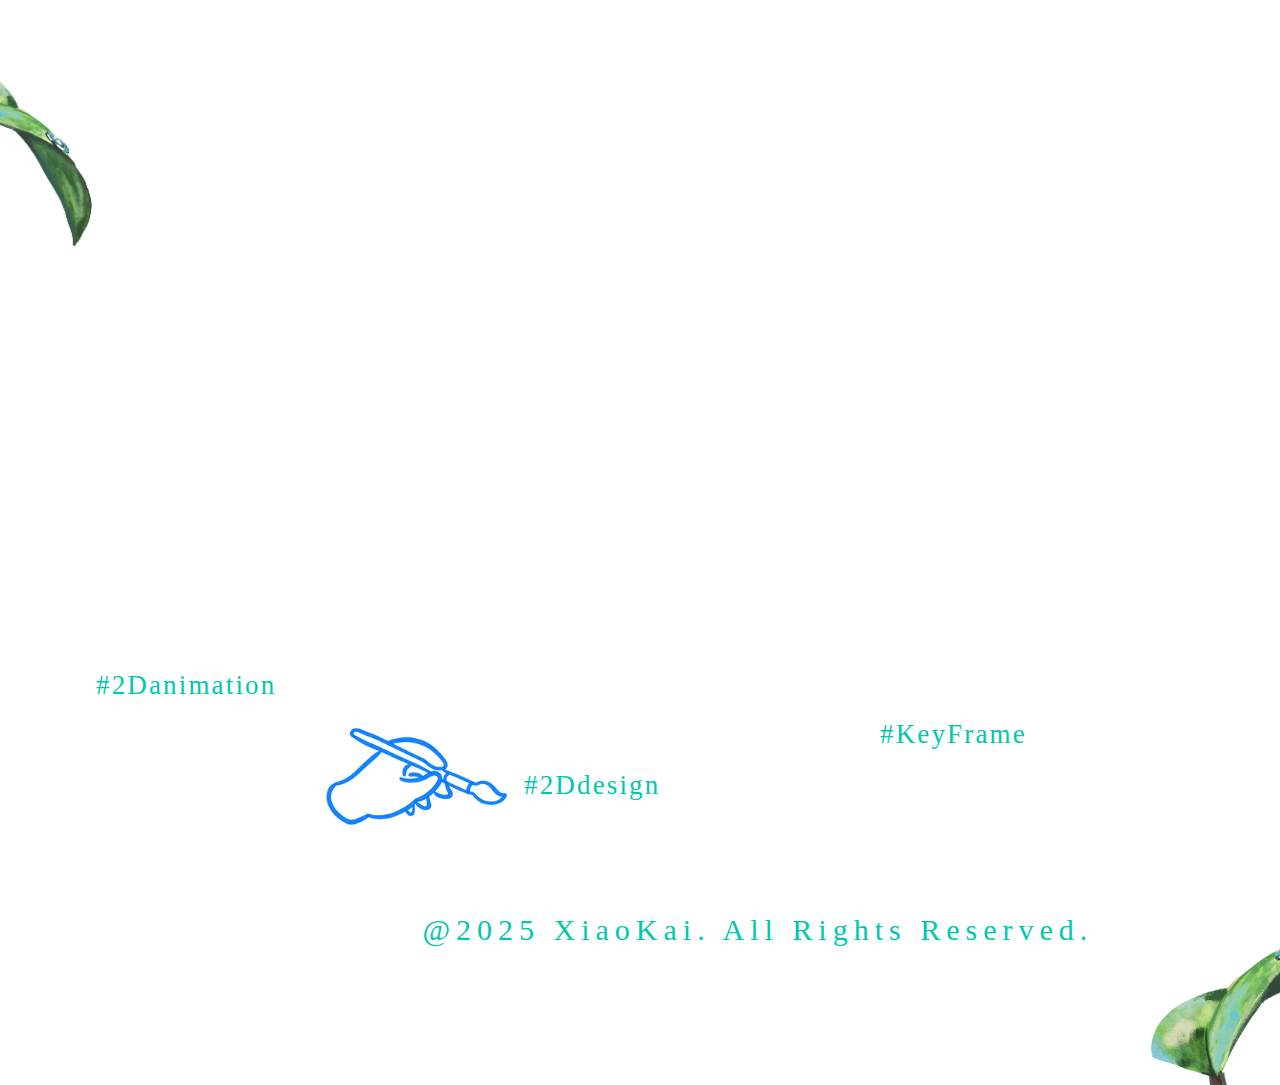
<file: work5/work5.html>
<!DOCTYPE html>
<html lang="en">
<head>
    <meta charset="UTF-8">
    <meta name="viewport" content="width=device-width, initial-scale=1.0">
    <title>Work 5 - 2D Animation Poem</title>
    <link rel="stylesheet" href="work5.css">
    <link rel="stylesheet" href="https://cdn.jsdelivr.net/npm/swiper@11/swiper-bundle.min.css" />
</head>
<body>
    <!-- SVG Filters for Squiggly Text Animation -->
    <svg style="position: absolute; width: 0; height: 0;" aria-hidden="true">
        <defs>
            <filter id="squiggly-0">
                <feTurbulence type="fractalNoise" baseFrequency="0.02" numOctaves="3" result="noise" seed="0"/>
                <feDisplacementMap in="SourceGraphic" in2="noise" scale="6" xChannelSelector="R" yChannelSelector="G"/>
            </filter>
            <filter id="squiggly-1">
                <feTurbulence type="fractalNoise" baseFrequency="0.02" numOctaves="3" result="noise" seed="1"/>
                <feDisplacementMap in="SourceGraphic" in2="noise" scale="6" xChannelSelector="R" yChannelSelector="G"/>
            </filter>
            <filter id="squiggly-2">
                <feTurbulence type="fractalNoise" baseFrequency="0.02" numOctaves="3" result="noise" seed="2"/>
                <feDisplacementMap in="SourceGraphic" in2="noise" scale="6" xChannelSelector="R" yChannelSelector="G"/>
            </filter>
            <filter id="squiggly-3">
                <feTurbulence type="fractalNoise" baseFrequency="0.02" numOctaves="3" result="noise" seed="3"/>
                <feDisplacementMap in="SourceGraphic" in2="noise" scale="6" xChannelSelector="R" yChannelSelector="G"/>
            </filter>
            <filter id="squiggly-4">
                <feTurbulence type="fractalNoise" baseFrequency="0.02" numOctaves="3" result="noise" seed="4"/>
                <feDisplacementMap in="SourceGraphic" in2="noise" scale="6" xChannelSelector="R" yChannelSelector="G"/>
            </filter>
            <!-- Subtle squiggly filters -->
            <filter id="squiggly-subtle-0">
                <feTurbulence type="fractalNoise" baseFrequency="0.01" numOctaves="2" result="noise" seed="0"/>
                <feDisplacementMap in="SourceGraphic" in2="noise" scale="3" xChannelSelector="R" yChannelSelector="G"/>
            </filter>
            <filter id="squiggly-subtle-1">
                <feTurbulence type="fractalNoise" baseFrequency="0.01" numOctaves="2" result="noise" seed="1"/>
                <feDisplacementMap in="SourceGraphic" in2="noise" scale="3" xChannelSelector="R" yChannelSelector="G"/>
            </filter>
        </defs>
    </svg>
    
    <div class="main-container">
        <!-- Navigation background elements -->
        <div class="nav-bg-teal"></div>
        <div class="nav-bg-pink"></div>
        
        <!-- Navigation text -->
        <a href="../contact/contacts.html" class="nav-contacts">Contacts</a>
        <a href="../works/works.html" class="nav-works">Works</a>
        <a href="../about/about.html" class="nav-about">About</a>
        
        <!-- Logo -->
        <a href="../index.html"><img class="logo" src="logo Homepage.png" alt="Logo" /></a>
        
        <!-- Main title -->
        <div class="main-title">
            <span class="title-c squiggly-text">C</span>
            <span class="title-o squiggly-text-slow">O</span>
            <span class="title-o-blue squiggly-text">O</span>
            <span class="title-gallery squiggly-text-fast">K GALLERRY</span>
        </div>
        
        <!-- Subtitle -->
        <div class="subtitle squiggly-text-subtle">2D Animation Poem</div>
        
        <!-- Decorative images -->
        <img class="decorative-image-1" src="Scene_1 59 1.png" alt="Decorative Element 1" />
        <img class="decorative-image-2" src="Scene_1 81 1.png" alt="Decorative Element 2" />
        
        <!-- Number indicators -->
        <div class="number-5 squiggly-text-fast">5</div>
        <div class="number-5-dot squiggly-text">5.</div>
        
        <!-- Cover section -->
        <div class="cover-section">
            <img class="cover-background" src="Scene5 (2) 1.png" alt="Cover Background" />
            <div class="cover-title squiggly-text-slow">Water</div>
            <div class="cover-author squiggly-text-subtle">Hoang Cao Khai<br/>S-4019025<br/><br/><br/><br/></div>
            <div class="cover-footer">
                <div class="footer-course squiggly-text-fast">COMM2748</div>
                <div class="footer-studio squiggly-text">Digital Media Studio 3</div>
                <div class="footer-semester squiggly-text-subtle">Semester 3/ 2024</div>
            </div>
            <div class="cover-page-number"></div>
            <div class="cover-slide-number">
                <div class="slide-number-text squiggly-text-fast">01</div>
            </div>
        </div>
        
        <!-- Gallery Swiper -->
        <div class="gallery-swiper-container">
            <div class="swiper-wrapper">
                <!-- Slide 1 -->
                <div class="swiper-slide">
                    <div class="slide-content">
                        <img class="gallery-image" src="Scene_1 (1) 1.png" alt="Gallery Image 1" />
                       
                    </div>
                </div>
                
                <!-- Slide 2 -->
                <div class="swiper-slide">
                    <div class="slide-content">
                        <img class="gallery-image" src="Scene_2 (1) 1.png" alt="Gallery Image 2" />
                      
                    </div>
                </div>
                
                <!-- Slide 3 -->
                <div class="swiper-slide">
                    <div class="slide-content">
                        <img class="gallery-image" src="Scene_3 1.png" alt="Gallery Image 3" />
                        
                    </div>
                </div>
                
                <!-- Slide 4 -->
                <div class="swiper-slide">
                    <div class="slide-content">
                        <img class="gallery-image" src="Scene4 (1) 1.png" alt="Gallery Image 4" />
                  
                    </div>
                </div>
                
                <!-- Slide 5 -->
                <div class="swiper-slide">
                    <div class="slide-content">
                        <img class="gallery-image" src="Scene5 (1) 1.png" alt="Gallery Image 5" />
                    </div>
                </div>
            </div>
        </div>
        
        <!-- Project message -->
        <div class="project-message squiggly-text-fast">AFTER EFFECT HELP ME WITH THIS PROJECT!</div>
        
        <!-- Main project image -->
        <iframe class="main-project-image" 
            src="https://www.youtube.com/embed/3mhODIX4pGo"
            frameborder="0"
            allow="accelerometer; autoplay; clipboard-write; encrypted-media; gyroscope; picture-in-picture"
            allowfullscreen>
        </iframe>
        
        <!-- Hashtags -->
        <div class="hashtag-2d-animation squiggly-text-fast">#2Danimation</div>
        <div class="hashtag-2d-design squiggly-text">#2Ddesign</div>
        <div class="hashtag-keyframe squiggly-text-slow">#KeyFrame</div>
        
        <!-- Decorative elements -->
        <img class="decorative-bottom" src="Scene_1 81 3.png" alt="Decorative Bottom" />
        <img class="decorative-rotated-1" src="Scene_1 (3) 1.png" alt="Decorative Rotated 1" />
        <img class="decorative-rotated-2" src="Scene_1 (3) 2.png" alt="Decorative Rotated 2" />
        
        <!-- Footer -->
        <div class="footer squiggly-text-slow">@2025 XiaoKai. All Rights Reserved.</div>
    </div>
    
    <script src="https://cdn.jsdelivr.net/npm/swiper@11/swiper-bundle.min.js"></script>
    <script src="work5.js"></script>
</body>
</html>
</file>
<file: work2/work2.css>
/* Work 2 - Zaonie Character Design Styles */

/* Global cursor */
body {
    cursor: url('../shared/cursor.png') 0 0, auto;
}

/* Interactive elements cursor */
a,
button,
input,
textarea,
select,
[role="button"] {
    cursor: url('../shared/cursor.png') 0 0, pointer;
}

/* Squiggly Text Animation */
.squiggly-text {
    filter   : url('#squiggly');
    animation: squiggly 0.5s infinite;
}

.squiggly-text-slow {
    filter   : url('#squiggly');
    animation: squiggly 1s infinite;
}

.squiggly-text-fast {
    filter   : url('#squiggly');
    animation: squiggly 0.3s infinite;
}

.squiggly-text-subtle {
    filter   : url('#squiggly-subtle');
    animation: squiggly-subtle 0.8s infinite;
}

@keyframes squiggly {
    0% {
        filter: url('#squiggly-0');
    }

    25% {
        filter: url('#squiggly-1');
    }

    50% {
        filter: url('#squiggly-2');
    }

    75% {
        filter: url('#squiggly-3');
    }

    100% {
        filter: url('#squiggly-4');
    }
}

@keyframes squiggly-subtle {
    0% {
        filter: url('#squiggly-subtle-0');
    }

    50% {
        filter: url('#squiggly-subtle-1');
    }

    100% {
        filter: url('#squiggly-subtle-0');
    }
}

/* Main Container */
.main-container {
    width       : 1440px;
    height      : 2478px;
    position    : relative;
    background  : white;
    margin-left : auto;
    margin-right: auto;
}

/* Navigation Background Elements */
.nav-bg-accent {
    width        : 501px;
    height       : 74px;
    left         : 902px;
    top          : 65px;
    position     : fixed;
    background   : #00C7AE;
    border-radius: 27px;
    z-index      : 1000;
}

.nav-bg-primary {
    width        : 501px;
    height       : 74px;
    left         : 887px;
    top          : 56px;
    position     : fixed;
    background   : #FF90B7;
    border-radius: 27px;
    z-index      : 1000;
}

/* Navigation Text */
.nav-contacts {
    width          : 158px;
    height         : 44px;
    left           : 1193px;
    top            : 75px;
    position       : fixed;
    color          : white;
    font-size      : 27px;
    font-family    : 'Chelsea Market', cursive;
    font-weight    : 400;
    line-height    : 34.64px;
    letter-spacing : 2.16px;
    word-wrap      : break-word;
    text-decoration: none;
    z-index        : 1000;
}

.nav-works {
    width          : 101px;
    height         : 44px;
    left           : 1053px;
    top            : 75px;
    position       : fixed;
    color          : white;
    font-size      : 27px;
    font-family    : 'Chelsea Market', cursive;
    font-weight    : 400;
    line-height    : 34.64px;
    border-right   : 2px solid white;
    letter-spacing : 2.16px;
    word-wrap      : break-word;
    text-decoration: none;
    z-index        : 1000;
}

.nav-about {
    width          : 107px;
    height         : 44px;
    left           : 923px;
    top            : 75px;
    position       : fixed;
    border-right   : 2px solid white;
    color          : white;
    font-size      : 27px;
    font-family    : 'Chelsea Market', cursive;
    font-weight    : 400;
    line-height    : 34.64px;
    letter-spacing : 2.16px;
    word-wrap      : break-word;
    text-decoration: none;
    z-index        : 1000;
}

/* Logo */
.logo {
    width     : 170px;
    height    : 170px;
    left      : 16px;
    top       : 23px;
    position  : fixed;
    transform : scale(1.1);
    transition: transform 0.3s ease;
    cursor    : pointer;
    z-index   : 1000;
}

.logo:hover {
    transform: scale(1.2);
}

/* Title Container */
.title-container {
    width   : 1050px;
    height  : 116px;
    left    : 281px;
    top     : 162px;
    position: absolute;
}

.title-c {
    color         : #257FF5;
    font-size     : 105px;
    font-family   : 'Chelsea Market', cursive;
    font-weight   : 400;
    line-height   : 134.70px;
    letter-spacing: 8.40px;
    word-wrap     : break-word;
}

.title-o {
    color         : #F4DD00;
    font-size     : 135px;
    font-family   : 'Chelsea Market', cursive;
    font-weight   : 400;
    line-height   : 173.18px;
    letter-spacing: 10.80px;
    word-wrap     : break-word;
}

.title-o2 {
    color         : #257FF5;
    font-size     : 135px;
    font-family   : 'Chelsea Market', cursive;
    font-weight   : 400;
    line-height   : 173.18px;
    letter-spacing: 10.80px;
    word-wrap     : break-word;
}

.title-k {
    color         : #F4DD00;
    font-size     : 105px;
    font-family   : 'Chelsea Market', cursive;
    font-weight   : 400;
    line-height   : 134.70px;
    letter-spacing: 8.40px;
    word-wrap     : break-word;
}

/* Project Title */
.project-title {
    width         : 770px;
    height        : 62px;
    left          : 179px;
    top           : 403px;
    position      : absolute;
    color         : #257FF5;
    font-size     : 48px;
    font-family   : 'Chelsea Market', cursive;
    font-weight   : 400;
    line-height   : 61.58px;
    letter-spacing: 3.84px;
    word-wrap     : break-word;
}

/* Section Titles */
.section-title-intro {
    width         : 726px;
    height        : 62px;
    left          : 44px;
    top           : 521px;
    position      : absolute;
    color         : #00C7AE;
    font-size     : 36px;
    font-family   : 'Chelsea Market', cursive;
    font-weight   : 400;
    line-height   : 46.18px;
    letter-spacing: 2.88px;
    word-wrap     : break-word;
}

.section-title-rotation {
    width         : 576px;
    height        : 62px;
    left          : 50px;
    top           : 909px;
    position      : absolute;
    color         : #00C7AE;
    font-size     : 36px;
    font-family   : 'Chelsea Market', cursive;
    font-weight   : 400;
    line-height   : 46.18px;
    letter-spacing: 2.88px;
    word-wrap     : break-word;
}

.section-title-storyboard {
    width         : 328px;
    height        : 62px;
    left          : 50px;
    top           : 1572px;
    position      : absolute;
    color         : #00C7AE;
    font-size     : 36px;
    font-family   : 'Chelsea Market', cursive;
    font-weight   : 400;
    line-height   : 46.18px;
    letter-spacing: 2.88px;
    word-wrap     : break-word;
}

.section-title-emotions {
    width         : 242px;
    height        : 62px;
    left          : 812px;
    top           : 1202px;
    position      : absolute;
    color         : #00C7AE;
    font-size     : 36px;
    font-family   : 'Chelsea Market', cursive;
    font-weight   : 400;
    line-height   : 46.18px;
    letter-spacing: 2.88px;
    word-wrap     : break-word;
}

/* View Labels */
.view-label-front {
    width         : 110px;
    height        : 62px;
    left          : 59px;
    top           : 1490px;
    position      : absolute;
    color         : #257FF5;
    font-size     : 36px;
    font-family   : 'Chelsea Market', cursive;
    font-weight   : 400;
    line-height   : 46.18px;
    letter-spacing: 2.88px;
    word-wrap     : break-word;
}

.view-label-side {
    width         : 92px;
    height        : 62px;
    left          : 245px;
    top           : 1490px;
    position      : absolute;
    color         : #257FF5;
    font-size     : 36px;
    font-family   : 'Chelsea Market', cursive;
    font-weight   : 400;
    line-height   : 46.18px;
    letter-spacing: 2.88px;
    word-wrap     : break-word;
}

.view-label-back {
    width         : 105px;
    height        : 62px;
    left          : 602px;
    top           : 1490px;
    position      : absolute;
    color         : #257FF5;
    font-size     : 36px;
    font-family   : 'Chelsea Market', cursive;
    font-weight   : 400;
    line-height   : 46.18px;
    letter-spacing: 2.88px;
    word-wrap     : break-word;
}

.view-label-3-4 {
    width         : 93px;
    height        : 62px;
    left          : 443px;
    top           : 1490px;
    position      : absolute;
    color         : #257FF5;
    font-size     : 36px;
    font-family   : 'Chelsea Market', cursive;
    font-weight   : 400;
    line-height   : 46.18px;
    letter-spacing: 2.88px;
    word-wrap     : break-word;
}

/* Decorative Elements */
.decorative-element-1 {
    width           : 705.32px;
    height          : 428.86px;
    left            : 958.73px;
    top             : -100px;
    position        : absolute;
    transform       : rotate(149deg);
    transform-origin: top left;
    transition      : transform 0.3s ease;
}

.decorative-element-1:hover {
    transform: rotate(149deg) translateY(-135px);
}

.decorative-element-2 {
    width               : 251px;
    height              : 132px;
    left                : 25px;
    top                 : 188px;
    position            : absolute;
    /* transfor m       : rotate(180deg); */
    transform-origin    : top left;
    transform           : scale(1.1);
    transition          : transform 0.3s ease;
}

.decorative-element-2:hover {
    transform: scale(1.2);
}

.decorative-element-3 {
    width     : 218px;
    height    : 122px;
    left      : 515px;
    top       : 2235px;
    position  : absolute;
    transform : scale(1.1);
    transition: transform 0.3s ease;
}

.decorative-element-3:hover {
    transform: scale(1.2);
}

/* Hashtags */
@keyframes colorChange {
    0% {
        color: #00C7AE;
    }

    25% {
        color: #FF90B7;
    }

    50% {
        color: #FFB800;
    }

    75% {
        color: #9747FF;
    }

    100% {
        color: #00C7AE;
    }
}

@keyframes float {
    0% {
        transform: translate(0, 0);
    }

    25% {
        transform: translate(-5px, 5px);
    }

    50% {
        transform: translate(5px, -5px);
    }

    75% {
        transform: translate(5px, 5px);
    }

    100% {
        transform: translate(0, 0);
    }
}

.hashtag-character {
    width         : 301px;
    height        : 35px;
    left          : 245px;
    top           : 2296px;
    position      : absolute;
    color         : #00C7AE;
    font-size     : 27px;
    font-family   : 'Chelsea Market', cursive;
    font-weight   : 400;
    line-height   : 34.64px;
    letter-spacing: 2.16px;
    word-wrap     : break-word;
    animation     : colorChange 2s infinite,
        float 3s ease-in-out infinite;
}

.hashtag-procreate {
    width         : 262px;
    height        : 35px;
    left          : 551px;
    top           : 2209px;
    position      : absolute;
    color         : #00C7AE;
    font-size     : 27px;
    font-family   : 'Chelsea Market', cursive;
    font-weight   : 400;
    line-height   : 34.64px;
    letter-spacing: 2.16px;
    word-wrap     : break-word;
    animation     : colorChange 2s infinite 0.3s,
        float 3s ease-in-out infinite 0.5s;
}

.hashtag-2d {
    width         : 172px;
    height        : 35px;
    left          : 791px;
    top           : 2279px;
    position      : absolute;
    color         : #00C7AE;
    font-size     : 27px;
    font-family   : 'Chelsea Market', cursive;
    font-weight   : 400;
    line-height   : 34.64px;
    letter-spacing: 2.16px;
    word-wrap     : break-word;
    animation     : colorChange 2s infinite 0.6s,
        float 3s ease-in-out infinite 1s;
}



/* Work Numbers */
.work-number {
    width         : 51px;
    height        : 115px;
    left          : 62px;
    top           : 335px;
    position      : absolute;
    color         : #00C7AE;
    font-size     : 120px;
    font-family   : 'Chelsea Market', cursive;
    font-weight   : 400;
    line-height   : 153.94px;
    letter-spacing: 9.60px;
    word-wrap     : break-word;
}

.work-number-dot {
    width         : 124px;
    height        : 115px;
    left          : 66px;
    top           : 341px;
    position      : absolute;
    color         : #FF90B7;
    font-size     : 120px;
    font-family   : 'Chelsea Market', cursive;
    font-weight   : 400;
    line-height   : 153.94px;
    letter-spacing: 9.60px;
    word-wrap     : break-word;
}

/* Main Content Images */
.character-main {
    width     : 713px;
    height    : 693px;
    left      : 835px;
    top       : 434px;
    position  : absolute;
    transform : scale(1.1);
    transition: transform 0.3s ease;
}

.character-main:hover {
    transform: scale(1.2);
}

.rotation-sheet {
    width     : 707px;
    height    : 515px;
    left      : 16px;
    top       : 971px;
    position  : absolute;
    transform : scale(1.1);
    transition: transform 0.3s ease;
}

.rotation-sheet:hover {
    transform: scale(1.2);
}

.emotions {
    width     : 460px;
    height    : 424px;
    left      : 873px;
    top       : 1185px;
    position  : absolute;
    transform : scale(1.1);
    transition: transform 0.3s ease;
}

.emotions:hover {
    transform: scale(1.2);
}

.storyboard-main {
    width     : 1388px;
    height    : 281px;
    left      : 29px;
    top       : 1634px;
    position  : absolute;
    transform : scale(1.1);
    transition: transform 0.3s ease;
}

.storyboard-main:hover {
    transform: scale(1.2);
}

.storyboard-secondary {
    width     : 1045px;
    height    : 316px;
    left      : 217px;
    top       : 1893px;
    position  : absolute;
    transform : scale(1.1);
    transition: transform 0.3s ease;
}

.storyboard-secondary:hover {
    transform: scale(1.2);
}

/* Character Description */
.character-description {
    width         : 692px;
    height        : 388px;
    left          : 47px;
    top           : 583px;
    position      : absolute;
    color         : #257FF5;
    font-size     : 27px;
    font-family   : 'Chelsea Market', cursive;
    font-weight   : 400;
    line-height   : 34.64px;
    letter-spacing: 2.16px;
    word-wrap     : break-word;
}

/* Footer */
.footer {
    width         : 806px;
    height        : 64px;
    left          : 28%;
    position      : absolute;
    color         : #00C7AE;
    font-size     : 30px;
    font-family   : 'Chelsea Market', cursive;
    font-weight   : 400;
    line-height   : 99px;
    letter-spacing: 6px;
    word-wrap     : break-word;
    top           : 2480px;
}

.next-button {
    width   : 100px;
    height  : 100px;
    left    : 88%;
    top     : 2280px;
    position: absolute;
}

@media (max-width: 768px) {
    .main-container {
        transform          : scale(0.23);
        transform-origin   : top left;
        width              : 1242px;
        /* margin-left     : 13%; */
    }
}
</file>
<file: shared/style.css>
/* Reset and Base Styles */
* {
    margin    : 0;
    padding   : 0;
    box-sizing: border-box;
}

/* Custom Cursor - Multiple formats for browser compatibility */
html,
body {
    cursor: url('../shared/cursor.png') 0 0, url('../shared/cursor.png') 16 16, auto;
}



/* Fallback for older browsers */
html {
    cursor: url('../shared/cursor.png') 0 0, auto;
}

/* Ensure cursor works on all elements */
* {
    cursor: inherit;
}

/* Force cursor on all elements */
a,
button,
input,
textarea,
select,
[role="button"] {
    cursor: url('../shared/cursor.png') 0 0, url('../shared/cursor.png') 16 16, pointer;
}


body {
    font-family   : 'Chelsea Market', cursive;
    background    : white;
    overflow-x    : hidden;
    overflow-y    : auto;
    /* transform  : scale(0.5); */
}

.container {
    width          : 1440px;
    height         : 2478px;
    position       : relative;
    background     : white;
    /* margin-left : auto;
    margin-right   : auto; */
}

/* Squiggly Text Animation */
.squiggly-text {
    filter   : url('#squiggly');
    animation: squiggly 0.5s infinite;
}

.squiggly-text-slow {
    filter   : url('#squiggly');
    animation: squiggly 1s infinite;
}

.squiggly-text-fast {
    filter   : url('#squiggly');
    animation: squiggly 0.3s infinite;
}

.squiggly-text-subtle {
    filter   : url('#squiggly-subtle');
    animation: squiggly-subtle 0.8s infinite;
}

@keyframes squiggly {
    0% {
        filter: url('#squiggly-0');
    }

    25% {
        filter: url('#squiggly-1');
    }

    50% {
        filter: url('#squiggly-2');
    }

    75% {
        filter: url('#squiggly-3');
    }

    100% {
        filter: url('#squiggly-4');
    }
}

@keyframes squiggly-subtle {
    0% {
        filter: url('#squiggly-subtle-0');
    }

    50% {
        filter: url('#squiggly-subtle-1');
    }

    100% {
        filter: url('#squiggly-subtle-0');
    }
}

/* Face Image */
.face-main {
    width   : 598px;
    height  : 518px;
    left    : 462px;
    top     : 0px;
    position: absolute;
}

/* Eyes */
.eye {
    width   : 93px;
    height  : 72px;
    position: absolute;
}

@keyframes eyeMovement {
    0% {
        transform: translateX(0);
    }

    50% {
        transform: translateX(-24px);
    }

    100% {
        transform: translateX(0);
    }
}

.right-eye {
    left     : 828px;
    top      : 320px;
    animation: eyeMovement 1s ease-in-out infinite;
}

.left-eye {
    left     : 605px;
    top      : 320px;
    animation: eyeMovement 1s ease-in-out infinite;
}

/* Cheek Touch */
.cheek-touch {
    width            : 428px;
    height           : 270px;
    left             : 343px;
    top              : 392px;
    position         : absolute;
    cursor           : grab;
    user-select      : none;
    transform        : translate(0, 0);
    transition       : transform 0.1s ease;
    -webkit-user-drag: none;
}

.cheek-touch:active {
    cursor    : grabbing;
    transform : scale(1.1);
    transform : translateX(-24px);
    transition: transform 0.1s ease;
}

/* Navigation Background */
.nav-bg-teal {
    width        : 534px;
    height       : 79px;
    left         : 962px;
    top          : 69px;
    position     : fixed;
    background   : #00C7AE;
    border-radius: 29px;
    z-index      : 1000;
}

.nav-bg-pink {
    width        : 534px;
    height       : 79px;
    left         : 946px;
    top          : 60px;
    position     : fixed;
    background   : #FF90B7;
    z-index      : 1000;
    border-radius: 29px;
}

/* Navigation Text */
.nav-text {
    position       : fixed;
    color          : white;
    font-size      : 29px;
    font-family    : Chelsea Market, cursive;
    font-weight    : 400;
    line-height    : 37px;
    text-decoration: none;
    letter-spacing : 2.3px;
    word-wrap      : break-word;
    z-index        : 1000;
}

.contacts {
    width : 168px;
    height: 46px;
    left  : 1272px;
    top   : 80px;
}

.works {
    width        : 119px;
    height       : 46px;
    left         : 1123px;
    top          : 80px;
    border-right : 2px solid white;
    padding-right: 8px;
}

.about {
    width        : 114px;
    height       : 46px;
    left         : 984px;
    top          : 80px;
    border-right : 2px solid white;
    padding-right: 8px;
}

/* Hat and String */
.hat {
    width   : 310px;
    height  : 298px;
    left    : 366px;
    top     : 0px;
    position: absolute;
}

.hat-string {
    width            : 102px;
    height           : 252px;
    left             : 370px;
    top              : 176px;
    position         : absolute;
    transform        : rotate(-26deg);
    user-select      : none;
    -webkit-user-drag: none;
    transform-origin : top left;
    animation        : swingString 3s ease-in-out infinite;
}

@keyframes swingString {
    0% {
        transform: rotate(-26deg);
    }

    50% {
        transform: rotate(-16deg);
    }

    100% {
        transform: rotate(-26deg);
    }
}

/* Logo */
.logo {
    width     : 182px;
    height    : 181px;
    left      : 17px;
    top       : 25px;
    position  : fixed;
    z-index   : 1000;
    transition: transform 0.3s ease;
}

.logo:hover {
    transform: scale(1.2);
}

/* Hand */
.hand {
    width           : 282px;
    height          : 271px;
    left            : 850px;
    top             : 363px;
    position        : absolute;
    animation       : waveHand 2s ease-in-out infinite;
    transform-origin: bottom center;
}

@keyframes waveHand {
    0% {
        transform: rotate(0deg);
    }

    25% {
        transform: rotate(-10deg);
    }

    75% {
        transform: rotate(10deg);
    }

    100% {
        transform: rotate(0deg);
    }
}

/* Hero Text */
.hero-subtitle {
    width : 226px;
    height: 16px;

    left       : 664px;
    top        : 562px;
    position   : absolute;
    color      : #00C7AE;
    font-size  : 19px;
    font-family: Chelsea Market, cursive;
    font-weight: 400;
    word-wrap  : break-word;
}

.hero-subtitle span {
    display     : inline-block;
    /* Allows transform to work */
    /* animation: dance 1s infinite alternate; */
    /* Apply animation */
}

/* Staggered animation delay for subtitle letters */
.hero-subtitle span:nth-child(1) {
    animation-delay: 0s;
}

.hero-subtitle span:nth-child(2) {
    animation-delay: 0.1s;
}

.hero-subtitle span:nth-child(3) {
    animation-delay: 0.2s;
}

.hero-subtitle span:nth-child(4) {
    animation-delay: 0.3s;
}

.hero-subtitle span:nth-child(5) {
    animation-delay: 0.4s;
}

.hero-subtitle span:nth-child(6) {
    animation-delay: 0.5s;
}

.hero-subtitle span:nth-child(7) {
    animation-delay: 0.6s;
}

.hero-subtitle span:nth-child(8) {
    animation-delay: 0.7s;
}

.hero-subtitle span:nth-child(9) {
    animation-delay: 0.8s;
}

.hero-subtitle span:nth-child(10) {
    animation-delay: 0.9s;
}

.hero-title {
    width      : 563px;
    height     : 89px;
    left       : 506px;
    top        : 684px;
    position   : absolute;
    color      : #297FF6;
    font-size  : 64px;
    font-family: Chelsea Market, cursive;
    font-weight: 400;
    word-wrap  : break-word;
}

.hero-title span {
    display  : inline-block;
    /* Allows transform to work */
    animation: dance 1s infinite alternate;
    /* Apply animation */
}

/* Staggered animation delay for title letters */
.hero-title span:nth-child(1) {
    animation-delay: 0s;
}

.hero-title span:nth-child(2) {
    animation-delay: 0.1s;
}

.hero-title span:nth-child(3) {
    animation-delay: 0.2s;
}

.hero-title span:nth-child(4) {
    animation-delay: 0.3s;
}

.hero-title span:nth-child(5) {
    animation-delay: 0.4s;
}

.hero-title span:nth-child(6) {
    animation-delay: 0.5s;
}

.hero-title span:nth-child(7) {
    animation-delay: 0.6s;
}

.hero-title span:nth-child(8) {
    animation-delay: 0.7s;
}

.hero-title span:nth-child(9) {
    animation-delay: 0.8s;
}

.hero-title span:nth-child(10) {
    animation-delay: 0.9s;
}

.hero-title span:nth-child(11) {
    animation-delay: 1.0s;
}

.hero-title span:nth-child(12) {
    animation-delay: 1.1s;
}

.hero-title span:nth-child(13) {
    animation-delay: 1.2s;
}

.hero-title span:nth-child(14) {
    animation-delay: 1.3s;
}

.hero-title span:nth-child(15) {
    animation-delay: 1.4s;
}

.hero-title span:nth-child(16) {
    animation-delay: 1.5s;
}

.hero-title span:nth-child(17) {
    animation-delay: 1.6s;
}

.hero-title span:nth-child(18) {
    animation-delay: 1.7s;
}

.hero-title span:nth-child(19) {
    animation-delay: 1.8s;
}

.hero-title span:nth-child(20) {
    animation-delay: 1.9s;
}

.hero-portfolio {
    width         : 689px;
    height        : 124px;
    left          : 423px;
    top           : 745px;
    position      : absolute;
    color         : #F4DD00;
    font-size     : 112px;
    font-family   : Chelsea Market, cursive;
    font-weight   : 400;
    line-height   : 144px;
    letter-spacing: 9px;
    word-wrap     : break-word;
}

.hero-portfolio span {
    display  : inline-block;
    /* Allows transform to work */
    animation: dance 1s infinite alternate;
    /* Apply animation */
}

/* Staggered animation delay for portfolio letters */
.hero-portfolio span:nth-child(1) {
    animation-delay: 0s;
}

.hero-portfolio span:nth-child(2) {
    animation-delay: 0.1s;
}

.hero-portfolio span:nth-child(3) {
    animation-delay: 0.2s;
}

.hero-portfolio span:nth-child(4) {
    animation-delay: 0.3s;
}

.hero-portfolio span:nth-child(5) {
    animation-delay: 0.4s;
}

.hero-portfolio span:nth-child(6) {
    animation-delay: 0.5s;
}

.hero-portfolio span:nth-child(7) {
    animation-delay: 0.6s;
}

.hero-portfolio span:nth-child(8) {
    animation-delay: 0.7s;
}

.hero-portfolio span:nth-child(9) {
    animation-delay: 0.8s;
}

.hero-portfolio span:nth-child(10) {
    animation-delay: 0.9s;
}

.hero-portfolio span:nth-child(11) {
    animation-delay: 1.0s;
}

.hero-portfolio span:nth-child(12) {
    animation-delay: 1.1s;
}

.hero-portfolio span:nth-child(13) {
    animation-delay: 1.2s;
}

.hero-portfolio span:nth-child(14) {
    animation-delay: 1.3s;
}

.hero-portfolio span:nth-child(15) {
    animation-delay: 1.4s;
}

.hero-portfolio span:nth-child(16) {
    animation-delay: 1.5s;
}

.hero-portfolio span:nth-child(17) {
    animation-delay: 1.6s;
}

.hero-portfolio span:nth-child(18) {
    animation-delay: 1.7s;
}

.hero-portfolio span:nth-child(19) {
    animation-delay: 1.8s;
}

.hero-portfolio span:nth-child(20) {
    animation-delay: 1.9s;
}

/* Magic Pen */
.magic-pen {
    width   : 191px;
    height  : 239px;
    left    : 1010px;
    top     : 663px;
    position: absolute;
}

/* Two Cats */
.two-cats {
    width   : 751px;
    height  : 483px;
    left    : 17px;
    top     : 1928px;
    position: absolute;
}

/* AKA Text */
.aka-text {
    width         : 259px;
    height        : 124px;
    left          : 992px;
    top           : 2135px;
    position      : absolute;
    color         : #F4DD00;
    font-size     : 112px;
    font-family   : Chelsea Market, cursive;
    font-weight   : 400;
    line-height   : 144px;
    letter-spacing: 9px;
    word-wrap     : break-word;
}

/* Pointing Hand */
.pointing-hand {
    width    : 225px;
    height   : 327px;
    left     : 651px;
    top      : 999px;
    position : absolute;
    animation: pointingHandMovement 1s ease-in-out infinite;
}

@keyframes pointingHandMovement {
    0% {
        transform: translateY(0);
    }

    50% {
        transform: translateY(24px);
    }

    100% {
        transform: translateY(0);
    }
}

/* Cat Ruler */
.cat-ruler {
    width    : 570px;
    height   : 189px;
    left     : 107px;
    top      : 2070px;
    position : absolute;
    animation: catRulerMovement 4s ease-in-out infinite;
}

@keyframes catRulerMovement {
    0% {
        transform: translate(0, 0);
    }

    25% {
        transform: translate(32px, -16px);
    }

    50% {
        transform: translate(64px, 0);
    }

    75% {
        transform: translate(32px, 16px);
    }

    100% {
        transform: translate(0, 0);
    }
}

/* About Text */
.about-text {
    width         : 707px;
    height        : 64px;
    left          : 768px;
    top           : 2054px;
    position      : absolute;
    color         : #257FF5;
    font-size     : 38px;
    font-family   : Chelsea Market, cursive;
    font-weight   : 400;
    line-height   : 49px;
    letter-spacing: 3px;
    word-wrap     : break-word;
}

/* Name */
.name {
    width         : 550px;
    height        : 64px;
    left          : 894px;
    top           : 2977px;
    position      : absolute;
    color         : #00C7AE;
    font-size     : 77px;
    font-family   : Chelsea Market, cursive;
    font-weight   : 400;
    line-height   : 99px;
    letter-spacing: 6px;
    word-wrap     : break-word;
}

.footer {
    width         : 806px;
    height        : 64px;
    left          : 27%;
    top           : 3380px;
    position      : absolute;
    color         : #00C7AE;
    font-size     : 30px;
    font-family   : Chelsea Market, cursive !important;
    font-weight   : 400;
    line-height   : 99px;
    letter-spacing: 6px;
    word-wrap     : break-word;
}

/* Paper Planes */
@keyframes plane1Movement {
    0% {
        transform: rotate(0deg) translate(0, 0);
    }

    100% {
        transform: rotate(0deg) translate(-240px, 240px);
    }
}

@keyframes plane2Movement {
    0% {
        transform: rotate(0deg) translate(0, 0);
    }

    100% {
        transform: rotate(0deg) translate(-160px, 160px);
    }
}

.paper-plane-1 {
    width           : 275px;
    height          : 186px;
    left            : 1065px;
    top             : 2338px;
    position        : absolute;
    transform       : rotate(0deg);
    transform-origin: top left;
    animation       : plane1Movement 2s ease-in-out infinite alternate;
}

.paper-plane-2 {
    width           : 240px;
    height          : 296px;
    left            : 1257px;
    top             : 2228px;
    position        : absolute;
    transform       : rotate(30deg);
    transform-origin: top left;
    animation       : plane2Movement 2s ease-in-out infinite alternate;
}

/* Background Images */
.bg-img-1 {
    left            : 1175px;
    top             : 402px;
    position        : absolute;
    transform-origin: top left;
    transition      : transform 0.3s ease;
}

.bg-img-1:hover {
    transform: scale(1.05);
}

.bg-img-2 {
    left            : 0px;
    top             : 454px;
    position        : absolute;
    transform-origin: top left;
    transition      : transform 0.3s ease;
}

.bg-img-2:hover {
    transform: scale(1.05);
}

/* Map */
.map {
    width   : 909px;
    height  : 792px;
    left    : 37px;
    top     : 2518px;
    position: absolute;
}

/* Location Marker */
.location-marker {
    width           : 154px;
    height          : 198px;
    left            : 691px;
    top             : 2844px;
    position        : absolute;
    transform       : rotate(-6deg);
    transform-origin: top left;
    animation       : markerUpDown 1s ease-in-out infinite alternate;
}

@keyframes markerUpDown {
    0% {
        transform: rotate(-6deg) translateY(0) scale(1);
    }

    100% {
        transform: rotate(-6deg) translateX(-24px) translateY(-48px) scale(1.3);
    }
}





/* Custom Loading Animation */
.loading-overlay {
    position       : fixed;
    top            : 0;
    left           : 0;
    width          : 100%;
    height         : 100%;
    background     : white;
    display        : none;
    justify-content: center;
    align-items    : center;
    z-index        : 99999;
    backdrop-filter: blur(5px);
}

.loading-overlay.show {
    display  : flex;
    animation: fadeIn 0.3s ease-in-out;
}

.loading-container {
    text-align: center;
    color     : white;
}

.loading-spinner {
    width   : 80px;
    height  : 80px;
    margin  : 0 auto 20px;
    position: relative;
}

.loading-spinner::before,
.loading-spinner::after {
    content      : '';
    position     : absolute;
    border-radius: 50%;
    animation    : spin 2s linear infinite;
}

.loading-spinner::before {
    width          : 100%;
    height         : 100%;
    background     : linear-gradient(45deg, #00c7ae, #ff90b7, #f4dd00, #257ff5);
    background-size: 400% 400%;
    animation      : spin 2s linear infinite, gradientShift 3s ease infinite;
}

.loading-spinner::after {
    width     : 70%;
    height    : 70%;
    top       : 15%;
    left      : 15%;
    background: rgba(0, 0, 0, 0.9);
    animation : spin 1.5s linear infinite reverse;
}

.loading-text {
    font-family   : "Chelsea Market", cursive;
    font-size     : 24px;
    color         : #ffffff;
    margin-top    : 20px;
    letter-spacing: 2px;
    animation     : pulse 2s ease-in-out infinite;
}

.loading-subtitle {
    font-family: "Chelsea Market", cursive;
    font-size  : 16px;
    color      : #00c7ae;
    margin-top : 10px;
    opacity    : 0.8;
}

/* Loading Animation Keyframes */
@keyframes spin {
    0% {
        transform: rotate(0deg);
    }

    100% {
        transform: rotate(360deg);
    }
}

@keyframes gradientShift {
    0% {
        background-position: 0% 50%;
    }

    50% {
        background-position: 100% 50%;
    }

    100% {
        background-position: 0% 50%;
    }
}

@keyframes pulse {

    0%,
    100% {
        opacity  : 1;
        transform: scale(1);
    }

    50% {
        opacity  : 0.7;
        transform: scale(1.05);
    }
}

@keyframes fadeIn {
    from {
        opacity: 0;
    }

    to {
        opacity: 1;
    }
}

/* Floating elements around the spinner */
.loading-floating-element {
    position     : absolute;
    width        : 20px;
    height       : 20px;
    background   : #f4dd00;
    border-radius: 50%;
    animation    : orbit 4s linear infinite;
}

.loading-floating-element:nth-child(1) {
    top            : -30px;
    left           : 50%;
    transform      : translateX(-50%);
    background     : #f4dd00;
    animation-delay: 0.3s;
}

.loading-floating-element:nth-child(2) {
    top            : 50%;
    right          : -30px;
    transform      : translateY(-50%);
    background     : #00d6b7;
    animation-delay: 0.2s;
}

.loading-floating-element:nth-child(3) {
    bottom         : -30px;
    left           : 50%;
    transform      : translateX(-50%);
    background     : #257ff5;
    animation-delay: 0.1s;
}

.loading-floating-element:nth-child(4) {
    top            : 50%;
    left           : -30px;
    transform      : translateY(-50%);
    background     : #ff90b7;
    animation-delay: 0.5s;
}

@keyframes orbit {
    0% {
        transform: rotate(0deg) translateX(40px) rotate(0deg);
    }

    100% {
        transform: rotate(360deg) translateX(40px) rotate(-360deg);
    }
}

/* Loading progress bar */
.loading-progress {
    width        : 200px;
    height       : 4px;
    background   : rgba(255, 255, 255, 0.2);
    border-radius: 2px;
    margin       : 20px auto 0;
    overflow     : hidden;
}

.loading-progress-bar {
    height       : 100%;
    background   : linear-gradient(90deg, #00c7ae, #ff90b7, #f4dd00, #257ff5);
    width        : 0%;
    border-radius: 2px;
    animation    : progressFill 2s ease-in-out infinite;
}

@keyframes progressFill {
    0% {
        width: 0%;
    }

    50% {
        width: 70%;
    }

    100% {
        width: 100%;
    }
}

/* Keyframes for the dancing animation */
@keyframes dance {
    0% {
        transform: translateY(0);
    }

    50% {
        transform: translateY(-16px) rotate(5deg);
        /* Move up and slightly rotate */
    }

    100% {
        transform: translateY(0);
    }
}
</file>
<file: work1/work1.css>
/* Reset and base styles */
* {
    margin    : 0;
    padding   : 0;
    box-sizing: border-box;
}

body {
    font-family: 'Chelsea Market', cursive;
    overflow-x : hidden;
    cursor     : url('../shared/cursor.png') 0 0, auto;
}

/* Interactive elements cursor */
a,
button,
input,
textarea,
select,
[role="button"] {
    cursor: url('../shared/cursor.png') 0 0, pointer;
}

/* Squiggly Text Animation */
.squiggly-text {
    filter   : url('#squiggly');
    animation: squiggly 0.5s infinite;
}

.squiggly-text-slow {
    filter   : url('#squiggly');
    animation: squiggly 1s infinite;
}

.squiggly-text-fast {
    filter   : url('#squiggly');
    animation: squiggly 0.3s infinite;
}

.squiggly-text-subtle {
    filter   : url('#squiggly-subtle');
    animation: squiggly-subtle 0.8s infinite;
}

@keyframes squiggly {
    0% {
        filter: url('#squiggly-0');
    }

    25% {
        filter: url('#squiggly-1');
    }

    50% {
        filter: url('#squiggly-2');
    }

    75% {
        filter: url('#squiggly-3');
    }

    100% {
        filter: url('#squiggly-4');
    }
}

@keyframes squiggly-subtle {
    0% {
        filter: url('#squiggly-subtle-0');
    }

    50% {
        filter: url('#squiggly-subtle-1');
    }

    100% {
        filter: url('#squiggly-subtle-0');
    }
}

/* Main container */
.main-container {
    width       : 1440px;
    position    : relative;
    background  : white;
    margin-left : auto;
    margin-right: auto;
}

/* Navigation elements */
.nav-bg-teal {
    width        : 501px;
    height       : 74px;
    left         : 902px;
    top          : 65px;
    position     : fixed;
    background   : #00C7AE;
    border-radius: 27px;
    z-index      : 1000;
}

.nav-bg-pink {
    width        : 501px;
    height       : 74px;
    left         : 887px;
    top          : 56px;
    position     : fixed;
    background   : #FF90B7;
    border-radius: 27px;
    z-index      : 1000;
}

.nav-contacts {
    width          : 158px;
    height         : 44px;
    left           : 1193px;
    top            : 75px;
    position       : fixed;
    text-decoration: none;
    color          : white;
    font-size      : 27px;
    font-weight    : 400;
    line-height    : 34.64px;
    letter-spacing : 2.16px;
    word-wrap      : break-word;
    z-index        : 1000;
}

.nav-works {
    width          : 101px;
    height         : 44px;
    left           : 1053px;
    top            : 75px;
    position       : fixed;
    color          : white;
    font-size      : 27px;
    font-weight    : 400;
    line-height    : 34.64px;
    border-right   : 2px solid white;
    letter-spacing : 2.16px;
    word-wrap      : break-word;
    text-decoration: none;
    z-index        : 1000;
}

.nav-about {
    width          : 107px;
    height         : 44px;
    left           : 923px;
    top            : 75px;
    position       : fixed;
    color          : white;
    border-right   : 2px solid white;
    font-size      : 27px;
    text-decoration: none;
    font-weight    : 400;
    line-height    : 34.64px;
    letter-spacing : 2.16px;
    word-wrap      : break-word;
    z-index        : 1000;
}

/* Logo */
.logo {
    width     : 170px;
    height    : 170px;
    left      : 16px;
    top       : 23px;
    position  : fixed;
    transition: transform 0.3s ease;
    cursor    : pointer;
    z-index   : 1000;
}

.logo:hover {
    transform: scale(1.1);
}

/* Main title */
.main-title {
    width   : 1050px;
    height  : 116px;
    left    : 281px;
    top     : 162px;
    position: absolute;
}

.title-c {
    color         : #257FF5;
    font-size     : 105px;
    font-weight   : 400;
    line-height   : 134.70px;
    letter-spacing: 8.40px;
    word-wrap     : break-word;
}

.title-o {
    color         : #F4DD00;
    font-size     : 135px;
    font-weight   : 400;
    line-height   : 173.18px;
    letter-spacing: 10.80px;
    word-wrap     : break-word;
}

.title-o-blue {
    color         : #257FF5;
    font-size     : 135px;
    font-weight   : 400;
    line-height   : 173.18px;
    letter-spacing: 10.80px;
    word-wrap     : break-word;
}

.title-gallery {
    color            : #F4DD00;
    font-size        : 105px;
    font-weight      : 400;
    line-height      : 134.70px;
    letter-spacing   : 8.40px;
    /* word-wrap     : break-word; */
}

/* Subtitle */
.subtitle {
    width         : 770px;
    height        : 62px;
    left          : 179px;
    top           : 403px;
    position      : absolute;
    color         : #257FF5;
    font-size     : 48px;
    font-weight   : 400;
    line-height   : 61.58px;
    letter-spacing: 3.84px;
    word-wrap     : break-word;
}

/* Project description */
.project-description {
    width         : 1173px;
    height        : 114px;
    left          : 170px;
    top           : 1157px;
    position      : absolute;
    color         : #257FF5;
    font-size     : 27px;
    font-weight   : 400;
    line-height   : 34.64px;
    letter-spacing: 2.16px;
    word-wrap     : break-word;
}

/* Decorative images - Updated with exact Figma values */
.decorative-image-1 {
    left            : 250px;
    top             : 0;
    position        : absolute;
    transform-origin: center;
    transition      : transform 0.3s ease;

}

.decorative-image-1:hover {
    transform: scale(1.1);
}

.decorative-image-2 {
    width           : 218px;
    height          : 122px;
    left            : 98px;
    top             : 206px;
    position        : absolute;
    transform       : rotate(180deg) scaleY(-1);
    transform-origin: center;
    transition      : transform 0.3s ease;

}

.decorative-image-2:hover {
    transform: rotate(180deg) scaleY(-1) scale(1.1);
}

/* Number indicators */
.number-1 {
    width         : 51px;
    height        : 115px;
    left          : 101px;
    top           : 359px;
    position      : absolute;
    color         : #257FF5;
    font-size     : 96px;
    font-weight   : 400;
    line-height   : 123.15px;
    letter-spacing: 7.68px;
    word-wrap     : break-word;
}

.number-1-dot {
    width         : 111px;
    height        : 115px;
    left          : 106px;
    top           : 364px;
    position      : absolute;
    color         : #00C7AE;
    font-size     : 96px;
    font-weight   : 400;
    line-height   : 123.15px;
    letter-spacing: 7.68px;
    word-wrap     : break-word;
}

/* Main project image */
.main-project-image {
    width     : 70%;
    height    : 550px;
    left      : 200px;
    top       : 556px;
    position  : absolute;
    transition: transform 0.3s ease;
    cursor    : pointer;
}

.main-project-image:hover {
    transform: scale(1.05);
}

/* Hashtags */
@keyframes colorChange {
    0% {
        color: #00C7AE;
    }

    25% {
        color: #257FF5;
    }

    50% {
        color: #F4DD00;
    }

    75% {
        color: #FF90B7;
    }

    100% {
        color: #00C7AE;
    }
}

.hashtag-fbf {
    width         : 241px;
    height        : 35px;
    left          : 236px;
    top           : 2195px;
    position      : absolute;
    color         : #00C7AE;
    font-size     : 27px;
    font-weight   : 400;
    line-height   : 34.64px;
    letter-spacing: 2.16px;
    word-wrap     : break-word;
    animation     : colorChange 4s infinite;
}

.hashtag-pencil {
    width         : 262px;
    height        : 35px;
    left          : 494px;
    top           : 2229px;
    position      : absolute;
    color         : #00C7AE;
    font-size     : 27px;
    font-weight   : 400;
    line-height   : 34.64px;
    letter-spacing: 2.16px;
    word-wrap     : break-word;
    animation     : colorChange 4s infinite 0.5s;
}

.hashtag-china {
    width         : 262px;
    height        : 35px;
    left          : 756px;
    top           : 2273px;
    position      : absolute;
    color         : #00C7AE;
    font-size     : 27px;
    font-weight   : 400;
    line-height   : 34.64px;
    letter-spacing: 2.16px;
    word-wrap     : break-word;
    animation     : colorChange 4s infinite 1s;
}

/* Gallery images - Updated with exact Figma values */
.gallery-main {
    width     : 1091px;
    height    : 617px;
    left      : 194px;
    top       : 525px;
    position  : absolute;
    transition: transform 0.3s ease;
    cursor    : pointer;
}

.gallery-main:hover {
    /* transform: scale(1.02); */
}

.gallery-small-1 {
    width     : 248px;
    height    : 249px;
    left      : 48px;
    top       : 1271px;
    position  : absolute;
    transition: transform 0.3s ease;
    cursor    : pointer;
}

.gallery-small-1:hover {
    transform: scale(1.1);
}

.gallery-small-2 {
    width     : 279px;
    height    : 215px;
    left      : 327px;
    top       : 1288px;
    position  : absolute;
    transition: transform 0.3s ease;
    cursor    : pointer;
}

.gallery-small-2:hover {
    transform: scale(1.1);
}

.gallery-small-3 {
    width     : 307px;
    height    : 183px;
    left      : 629px;
    top       : 1288px;
    position  : absolute;
    transition: transform 0.3s ease;
    cursor    : pointer;
}

.gallery-small-3:hover {
    transform: scale(1.1);
}

.gallery-small-4 {
    width     : 409px;
    height    : 209px;
    left      : 959px;
    top       : 1288px;
    position  : absolute;
    transition: transform 0.3s ease;
    cursor    : pointer;
}

.gallery-small-6 {
    width     : 409px;
    height    : 209px;
    left      : 959px;
    top       : 1588px;
    position  : absolute;
    transition: transform 0.3s ease;
    cursor    : pointer;
}

.gallery-small-4:hover {
    transform: scale(1.1);
}

.decorative-image-3 {
    width           : 200px;
    height          : 200px;
    left            : 1154px;
    top             : 445px;
    position        : absolute;
    transform-origin: center;
    transition      : transform 0.3s ease;

}

.decorative-image-3:hover {
    transform: scale(1.1);
}

.gallery-vertical-1 {
    width     : 150px;
    left      : 214px;
    top       : 1652px;
    position  : absolute;
    transition: transform 0.3s ease;
    cursor    : pointer;
}

.gallery-vertical-3 {
    width     : 150px;
    left      : 214px;
    top       : 1552px;
    position  : absolute;
    transition: transform 0.3s ease;
    cursor    : pointer;
}

.gallery-vertical-1:hover {
    transform: scale(1.05);
}

.gallery-vertical-2 {
    width     : 210px;
    height    : 323px;
    left      : 467px;
    top       : 1538px;
    position  : absolute;
    transition: transform 0.3s ease;
    cursor    : pointer;
}

.gallery-vertical-2:hover {
    transform: scale(1.05);
}

.gallery-wide-1 {
    width     : 731px;
    height    : 311px;
    left      : 101px;
    top       : 1808px;
    position  : absolute;
    transition: transform 0.3s ease;
    cursor    : pointer;
}

.gallery-wide-1:hover {
    transform: scale(1.03);
}

.gallery-wide-2 {
    width     : 372px;
    height    : 257px;
    left      : 622px;
    top       : 1535px;
    position  : absolute;
    transition: transform 0.3s ease;
    cursor    : pointer;
}

.gallery-wide-2:hover {
    transform: scale(1.05);
}

.gallery-small-5 {
    width     : 218px;
    height    : 122px;
    left      : 963px;
    top       : 2216px;
    position  : absolute;
    transition: transform 0.3s ease;
    cursor    : pointer;
}

.gallery-small-5:hover {
    transform: scale(1.1);
}

.decorative-image-4 {
    width           : 200px;
    height          : 300px;
    left            : 1.64px;
    top             : 642px;
    position        : absolute;
    transform-origin: center;
    transition      : transform 0.3s ease;

}

.decorative-image-4:hover {
    transform: scale(1.1);
}

.gallery-wide-3 {
    width     : 200px;
    height    : 300px;
    left      : 86%;
    top       : 1877px;
    position  : absolute;
    transition: transform 0.3s ease;
    cursor    : pointer;
}

.gallery-wide-3:hover {
    transform: scale(1.05);
}

/* Video placeholder text */
.video-placeholder {
    width         : 537px;
    height        : 235px;
    left          : 644px;
    top           : 665px;
    position      : absolute;
    color         : #297FF6;
    font-size     : 42px;
    font-weight   : 400;
    line-height   : 48.42px;
    letter-spacing: 3.36px;
    word-wrap     : break-word;
}

/* Footer */
.footer {
    width         : 806px;
    height        : 64px;
    left          : 26%;
    top           : 2480px;
    position      : absolute;
    color         : #00C7AE;
    font-size     : 30px;
    font-family   : 'Chelsea Market', cursive;
    font-weight   : 400;
    line-height   : 99px;
    letter-spacing: 6px;
    word-wrap     : break-word;
}

.next-button {
    width   : 100px;
    height  : 100px;
    left    : 88%;
    top     : 2280px;
    position: absolute;


}

@media (max-width: 768px) {
    .main-container {
        transform          : scale(0.26);
        transform-origin   : top left;
        /* margin-left     : 13%; */
    }
}
</file>
<file: work3/work3.css>
/* Reset and base styles */
* {
    margin    : 0;
    padding   : 0;
    box-sizing: border-box;
}

body {
    font-family: 'Chelsea Market', cursive;
    overflow-x : hidden;
    cursor     : url('../shared/cursor.png') 0 0, auto;
}

/* Interactive elements cursor */
a,
button,
input,
textarea,
select,
[role="button"] {
    cursor: url('../shared/cursor.png') 0 0, pointer;
}

/* Squiggly Text Animation */
.squiggly-text {
    filter   : url('#squiggly');
    animation: squiggly 0.5s infinite;
}

.squiggly-text-slow {
    filter   : url('#squiggly');
    animation: squiggly 1s infinite;
}

.squiggly-text-fast {
    filter   : url('#squiggly');
    animation: squiggly 0.3s infinite;
}

.squiggly-text-subtle {
    filter   : url('#squiggly-subtle');
    animation: squiggly-subtle 0.8s infinite;
}

@keyframes squiggly {
    0% {
        filter: url('#squiggly-0');
    }

    25% {
        filter: url('#squiggly-1');
    }

    50% {
        filter: url('#squiggly-2');
    }

    75% {
        filter: url('#squiggly-3');
    }

    100% {
        filter: url('#squiggly-4');
    }
}

@keyframes squiggly-subtle {
    0% {
        filter: url('#squiggly-subtle-0');
    }

    50% {
        filter: url('#squiggly-subtle-1');
    }

    100% {
        filter: url('#squiggly-subtle-0');
    }
}

/* Main container */
.main-container {
    width       : 1440px;
    height      : 2478px;
    position    : relative;
    background  : white;
    margin-left : auto;
    margin-right: auto;
}

/* Navigation elements */
.nav-bg-teal {
    width        : 501px;
    height       : 74px;
    left         : 902px;
    top          : 65px;
    position     : fixed;
    background   : #00C7AE;
    border-radius: 27px;
    z-index      : 1000;
}

.nav-bg-pink {
    width        : 501px;
    height       : 74px;
    left         : 887px;
    top          : 56px;
    position     : fixed;
    background   : #FF90B7;
    border-radius: 27px;
    z-index      : 1000;
}

.nav-contacts {
    width          : 158px;
    height         : 44px;
    left           : 1193px;
    top            : 75px;
    position       : fixed;
    color          : white;
    font-size      : 27px;
    font-weight    : 400;
    line-height    : 34.64px;
    letter-spacing : 2.16px;
    text-decoration: none;
    word-wrap      : break-word;
    z-index        : 1000;
}

.nav-works {
    width          : 120px;
    height         : 44px;
    left           : 1053px;
    top            : 75px;
    position       : fixed;
    color          : white;
    font-size      : 27px;
    border-right   : 2px solid white;
    font-weight    : 400;
    line-height    : 34.64px;
    letter-spacing : 2.16px;
    word-wrap      : break-word;
    text-decoration: none;
    z-index        : 1000;
}

.nav-about {
    width          : 107px;
    height         : 44px;
    left           : 923px;
    text-decoration: none;
    top            : 75px;
    position       : fixed;
    color          : white;
    border-right   : 2px solid white;
    font-size      : 27px;
    font-weight    : 400;
    line-height    : 34.64px;
    letter-spacing : 2.16px;
    word-wrap      : break-word;
    z-index        : 1000;
}

/* Logo */
.logo {
    width     : 170px;
    height    : 170px;
    left      : 16px;
    top       : 23px;
    position  : fixed;
    transform : scale(1.1);
    transition: transform 0.3s ease;
    cursor    : pointer;
    z-index   : 1000;
}

.logo:hover {
    transform: scale(1.2);
}

/* Main title */
.main-title {
    width   : 1222px;
    height  : 116px;
    left    : 281px;
    top     : 162px;
    position: absolute;
}

.title-c {
    color         : #257FF5;
    font-size     : 105px;
    font-weight   : 400;
    line-height   : 134.70px;
    letter-spacing: 8.40px;
    word-wrap     : break-word;
}

.title-o {
    color         : #F4DD00;
    font-size     : 135px;
    font-weight   : 400;
    line-height   : 173.18px;
    letter-spacing: 10.80px;
    word-wrap     : break-word;
}

.title-o-blue {
    color         : #257FF5;
    font-size     : 135px;
    font-weight   : 400;
    line-height   : 173.18px;
    letter-spacing: 10.80px;
    word-wrap     : break-word;
}

.title-gallery {
    color         : #F4DD00;
    font-size     : 105px;
    font-weight   : 400;
    line-height   : 134.70px;
    letter-spacing: 8.40px;
    word-wrap     : break-word;
}

/* Subtitle */
.subtitle {
    width         : 770px;
    height        : 62px;
    left          : 179px;
    top           : 403px;
    position      : absolute;
    color         : #257FF5;
    font-size     : 48px;
    font-weight   : 400;
    line-height   : 61.58px;
    letter-spacing: 3.84px;
    word-wrap     : break-word;
}

/* Project title */
.project-title {
    width         : 855px;
    height        : 116px;
    left          : 116px;
    top           : 474px;
    position      : absolute;
    color         : #00C7AE;
    font-size     : 105px;
    font-weight   : 400;
    line-height   : 134.70px;
    letter-spacing: 8.40px;
    word-wrap     : break-word;
}

/* Decorative images - Updated with exact Figma values */
.decorative-image-1 {

    width           : 705.32px;
    height          : 428.86px;
    left            : 958.73px;
    top             : -100px;
    position        : absolute;
    transform       : rotate(149deg);
    transform-origin: top left;
    transition      : transform 0.3s ease;



}

.decorative-image-1:hover {
    transform: rotate(149deg) translateY(-135px);
}

.decorative-image-2 {
    width           : 218px;
    height          : 122px;
    left            : 78px;
    top             : 206px;
    position        : absolute;
    transform-origin: center;
    transform       : scale(1.1);
    transition      : transform 0.3s ease;
}

.decorative-image-2:hover {
    transform: scale(1.2);
}

/* Number indicators */
.number-3 {
    width         : 51px;
    height        : 115px;
    left          : 65px;
    top           : 332px;
    position      : absolute;
    color         : #FF90B7;
    font-size     : 120px;
    font-weight   : 400;
    line-height   : 153.94px;
    letter-spacing: 9.60px;
    word-wrap     : break-word;
}

.number-3-dot {
    width         : 110px;
    height        : 115px;
    left          : 69px;
    top           : 337px;
    position      : absolute;
    color         : #F4DD00;
    font-size     : 120px;
    font-weight   : 400;
    line-height   : 153.94px;
    letter-spacing: 9.60px;
}

/* Hashtags */

@keyframes colorChange {
    0% {
        color: #00C7AE;
    }

    25% {
        color: #FF90B7;
    }

    50% {
        color: #FFB800;
    }

    75% {
        color: #9747FF;
    }

    100% {
        color: #00C7AE;
    }
}

@keyframes float {
    0% {
        transform: translate(0, 0);
    }

    25% {
        transform: translate(-5px, 5px);
    }

    50% {
        transform: translate(5px, -5px);
    }

    75% {
        transform: translate(5px, 5px);
    }

    100% {
        transform: translate(0, 0);
    }
}

.hashtag-poster {
    width         : 301px;
    height        : 35px;
    left          : 281px;
    top           : 2160px;
    position      : absolute;
    color         : #00C7AE;
    font-size     : 27px;
    font-weight   : 400;
    line-height   : 34.64px;
    letter-spacing: 2.16px;
    word-wrap     : break-word;
    animation     : colorChange 2s infinite,
        float 3s ease-in-out infinite;
}

.hashtag-procreate {
    width         : 262px;
    height        : 35px;
    left          : 561px;
    top           : 2315px;
    position      : absolute;
    color         : #00C7AE;
    font-size     : 27px;
    font-weight   : 400;
    line-height   : 34.64px;
    letter-spacing: 2.16px;
    word-wrap     : break-word;
    animation     : colorChange 2s infinite 0.3s,
        float 3s ease-in-out infinite 0.5s;
}

.hashtag-2d {
    width         : 172px;
    height        : 35px;
    left          : 866px;
    top           : 2220px;
    position      : absolute;
    color         : #00C7AE;
    font-size     : 27px;
    font-weight   : 400;
    line-height   : 34.64px;
    letter-spacing: 2.16px;
    word-wrap     : break-word;
    animation     : colorChange 2s infinite 0.6s,
        float 3s ease-in-out infinite 1s;
}

/* Decorative element at bottom */
.decorative-bottom {
    width           : 195px;
    height          : 101px;
    left            : 352px;
    top             : 2273px;
    position        : absolute;
    transform-origin: top left;
    transform       : scale(1.1);
    transition      : transform 0.3s ease;
}

.decorative-bottom:hover {
    transform: scale(1.2);
}

/* Main project images */
.emphasis-image {
    width     : 479px;
    height    : 677px;
    left      : 127px;
    top       : 680px;
    position  : absolute;
    transform : scale(1.1);
    transition: transform 0.3s ease;
}

.emphasis-image:hover {
    transform: scale(1.2);
}

.contrast-image {
    width     : 479px;
    height    : 677px;
    left      : 667px;
    top       : 680px;
    position  : absolute;
    transform : scale(1.1);
    transition: transform 0.3s ease;
}

.contrast-image:hover {
    transform: scale(1.2);
}

.movement-image {
    width     : 478px;
    height    : 676px;
    left      : 41px;
    top       : 1441px;
    position  : absolute;
    transform : scale(1.1);
    transition: transform 0.3s ease;
}

.movement-image:hover {
    transform: scale(1.2);
}

.resized-image {
    width     : 880px;
    height    : 516px;
    left      : 600px;
    top       : 1432px;
    position  : absolute;
    transform : scale(1.1);
    transition: transform 0.3s ease;
}

.resized-image:hover {
    transform: scale(1.2);
}

/* Quote text */
.quote-text {
    width         : 807px;
    height        : 185px;
    left          : 596px;
    top           : 1986px;
    position      : absolute;
    color         : #FF90B7;
    font-size     : 48px;
    font-weight   : 400;
    line-height   : 61.58px;
    letter-spacing: 3.84px;
    word-wrap     : break-word;
}

/* Footer */
.footer {
    width         : 806px;
    height        : 64px;
    left          : 28%;
    top           : 2480px;
    position      : absolute;
    color         : #00C7AE;
    font-size     : 30px;
    font-family   : 'Chelsea Market', cursive;
    font-weight   : 400;
    line-height   : 99px;
    letter-spacing: 6px;
    word-wrap     : break-word;
}

.next-button {
    width   : 100px;
    height  : 100px;
    left    : 88%;
    top     : 2280px;
    position: absolute;
}

@media (max-width: 768px) {
    .main-container {
        transform          : scale(0.26);
        transform-origin   : top left;
        /* margin-left     : 13%; */
    }
}
</file>
<file: work4/work4.css>
/* Reset and base styles */
* {
    margin    : 0;
    padding   : 0;
    box-sizing: border-box;
}

body {
    font-family: 'Chelsea Market', cursive;
    overflow-x : hidden;
    cursor     : url('../shared/cursor.png') 0 0, auto;
}

/* Interactive elements cursor */
a,
button,
input,
textarea,
select,
[role="button"] {
    cursor: url('../shared/cursor.png') 0 0, pointer;
}

/* Squiggly Text Animation */
.squiggly-text {
    filter   : url('#squiggly');
    animation: squiggly 0.5s infinite;
}

.squiggly-text-slow {
    filter   : url('#squiggly');
    animation: squiggly 1s infinite;
}

.squiggly-text-fast {
    filter   : url('#squiggly');
    animation: squiggly 0.3s infinite;
}

.squiggly-text-subtle {
    filter   : url('#squiggly-subtle');
    animation: squiggly-subtle 0.8s infinite;
}

@keyframes squiggly {
    0% {
        filter: url('#squiggly-0');
    }

    25% {
        filter: url('#squiggly-1');
    }

    50% {
        filter: url('#squiggly-2');
    }

    75% {
        filter: url('#squiggly-3');
    }

    100% {
        filter: url('#squiggly-4');
    }
}

@keyframes squiggly-subtle {
    0% {
        filter: url('#squiggly-subtle-0');
    }

    50% {
        filter: url('#squiggly-subtle-1');
    }

    100% {
        filter: url('#squiggly-subtle-0');
    }
}

/* Main container */
.main-container {
    width       : 1440px;
    height      : 2478px;
    position    : relative;
    background  : white;
    margin-left : auto;
    margin-right: auto;
}

/* Navigation elements */
.nav-bg-teal {
    width        : 501px;
    height       : 74px;
    left         : 902px;
    top          : 65px;
    position     : fixed;
    background   : #00C7AE;
    border-radius: 27px;
    z-index      : 1000;
}

.nav-bg-pink {
    width        : 501px;
    height       : 74px;
    left         : 887px;
    top          : 56px;
    position     : fixed;
    background   : #FF90B7;
    border-radius: 27px;
    z-index      : 1000;
}

.nav-contacts {
    width          : 158px;
    height         : 44px;
    left           : 1193px;
    top            : 75px;
    position       : fixed;
    color          : white;
    font-size      : 27px;
    font-weight    : 400;
    line-height    : 34.64px;
    letter-spacing : 2.16px;
    word-wrap      : break-word;
    text-decoration: none;
    z-index        : 1000;
}

.nav-works {
    width          : 121px;
    height         : 44px;
    left           : 1053px;
    top            : 75px;
    position       : fixed;
    color          : white;
    font-size      : 27px;
    font-weight    : 400;
    border-right   : 2px solid white;
    line-height    : 34.64px;
    letter-spacing : 2.16px;
    word-wrap      : break-word;
    text-decoration: none;
    z-index        : 1000;
}

.nav-about {
    width          : 107px;
    height         : 44px;
    left           : 923px;
    top            : 75px;
    position       : fixed;
    color          : white;
    border-right   : 2px solid white;
    font-size      : 27px;
    font-weight    : 400;
    line-height    : 34.64px;
    letter-spacing : 2.16px;
    word-wrap      : break-word;
    text-decoration: none;
    z-index        : 1000;
}

/* Logo */
.logo {
    width     : 170px;
    height    : 170px;
    left      : 16px;
    top       : 23px;
    position  : fixed;
    transform : scale(1.1);
    transition: transform 0.3s ease;
    cursor    : pointer;
    z-index   : 1000;
}

.logo:hover {
    transform: scale(1.2);
}

/* Main title */
.main-title {
    width   : 1222px;
    height  : 116px;
    left    : 281px;
    top     : 162px;
    position: absolute;
}

.title-c {
    color         : #257FF5;
    font-size     : 105px;
    font-weight   : 400;
    line-height   : 134.70px;
    letter-spacing: 8.40px;
    word-wrap     : break-word;
}

.title-o {
    color         : #F4DD00;
    font-size     : 135px;
    font-weight   : 400;
    line-height   : 173.18px;
    letter-spacing: 10.80px;
    word-wrap     : break-word;
}

.title-o-blue {
    color         : #257FF5;
    font-size     : 135px;
    font-weight   : 400;
    line-height   : 173.18px;
    letter-spacing: 10.80px;
    word-wrap     : break-word;
}

.title-gallery {
    color         : #F4DD00;
    font-size     : 105px;
    font-weight   : 400;
    line-height   : 134.70px;
    letter-spacing: 8.40px;
    word-wrap     : break-word;
}

/* Subtitle */
.subtitle {
    width         : 770px;
    height        : 62px;
    left          : 174px;
    top           : 407px;
    position      : absolute;
    color         : #257FF5;
    font-size     : 48px;
    font-weight   : 400;
    line-height   : 61.58px;
    letter-spacing: 3.84px;
    word-wrap     : break-word;
}

/* Decorative images - Updated with exact Figma values */
.decorative-image-1 {

    width           : 705.32px;
    height          : 428.86px;
    left            : 958.73px;
    top             : -100px;
    position        : absolute;
    transform       : rotate(149deg);
    transform-origin: top left;
    transition      : transform 0.3s ease;
}

.decorative-image-1:hover {
    transform: rotate(149deg) translateY(-135px);
}

.decorative-image-2 {
    width           : 218px;
    height          : 122px;
    left            : 80px;
    top             : 206px;
    position        : absolute;
    transform-origin: center;
    transform       : scale(1.1);
    transition      : transform 0.3s ease;
}

.decorative-image-2:hover {
    transform: scale(1.2);
}

/* Number indicators */
.number-4 {
    width         : 50px;
    height        : 115px;
    left          : 47px;
    top           : 341px;
    position      : absolute;
    color         : #00C7AE;
    font-size     : 120px;
    font-weight   : 400;
    line-height   : 153.94px;
    letter-spacing: 9.60px;
    word-wrap     : break-word;
}

.number-4-dot {
    width         : 107px;
    height        : 115px;
    left          : 54px;
    top           : 341px;
    position      : absolute;
    color         : #257FF5;
    font-size     : 120px;
    font-weight   : 400;
    line-height   : 153.94px;
    letter-spacing: 9.60px;
}

/* Main project image */
.main-project-image {
    width     : 1073px;
    height    : 604px;
    left      : 183px;
    top       : 551px;
    position  : absolute;
    transform : scale(1.1);
    transition: transform 0.3s ease;
}


/* Project description */
.project-description {
    width         : 692px;
    height        : 80px;
    left          : 186px;
    top           : 1190px;
    position      : absolute;
    color         : #257FF5;
    font-size     : 27px;
    font-weight   : 400;
    line-height   : 34.64px;
    letter-spacing: 2.16px;
    word-wrap     : break-word;
}

/* Gallery images */
.gallery-image-1 {
    width     : 402px;
    height    : 241px;
    left      : 113px;
    top       : 1556px;
    position  : absolute;
    transform : scale(1.1);
    transition: transform 0.3s ease;
}

.gallery-image-1:hover {
    transform: scale(1.2);
}

.gallery-image-2 {
    width     : 568px;
    height    : 322px;
    left      : 647px;
    top       : 1688px;
    position  : absolute;
    transform : scale(1.1);
    transition: transform 0.3s ease;
}

.gallery-image-2:hover {
    transform: scale(1.2);
}

.gallery-image-3 {
    width     : 650px;
    height    : 363px;
    left      : 589px;
    top       : 1261px;
    position  : absolute;
    transform : scale(1.1);
    transition: transform 0.3s ease;
}

.gallery-image-3:hover {
    transform: scale(1.2);
}

.gallery-image-4 {
    width     : 497px;
    height    : 340px;
    left      : 674px;
    top       : 2088px;
    position  : absolute;
    transform : scale(1.1);
    transition: transform 0.3s ease;
}

.gallery-image-4:hover {
    transform: scale(1.2);
}

/* Decorative O letters */
.o-letter-1 {
    width         : 119px;
    height        : 116px;
    left          : 77px;
    top           : 1470px;
    position      : absolute;
    color         : #257FF5;
    font-size     : 135px;
    font-weight   : 400;
    line-height   : 173.18px;
    letter-spacing: 10.80px;
    word-wrap     : break-word;
}

.o-letter-2 {
    width         : 119px;
    height        : 116px;
    left          : 126px;
    top           : 1455px;
    position      : absolute;
    color         : #F4DD00;
    font-size     : 135px;
    font-weight   : 400;
    line-height   : 173.18px;
    letter-spacing: 10.80px;
    word-wrap     : break-word;
}

.o-letter-3 {
    width           : 119px;
    height          : 116px;
    left            : 1288.82px;
    top             : 1587.15px;
    position        : absolute;
    transform       : rotate(104deg);
    transform-origin: top left;
    color           : #257FF5;
    font-size       : 135px;
    font-weight     : 400;
    line-height     : 173.18px;
    letter-spacing  : 10.80px;
    word-wrap       : break-word;
}

.o-letter-4 {
    width           : 119px;
    height          : 116px;
    left            : 1291.34px;
    top             : 1638.10px;
    position        : absolute;
    transform       : rotate(104deg);
    transform-origin: top left;
    color           : #F4DD00;
    font-size       : 135px;
    font-weight     : 400;
    line-height     : 173.18px;
    letter-spacing  : 10.80px;
    word-wrap       : break-word;
}

.o-letter-5 {
    width           : 119px;
    height          : 116px;
    left            : 748.16px;
    top             : 2038.65px;
    position        : absolute;
    transform       : rotate(104deg);
    transform-origin: top left;
    color           : #257FF5;
    font-size       : 135px;
    font-weight     : 400;
    line-height     : 173.18px;
    letter-spacing  : 10.80px;
    word-wrap       : break-word;
}

.o-letter-6 {
    width           : 119px;
    height          : 116px;
    left            : 749.21px;
    top             : 1989.60px;
    position        : absolute;
    transform       : rotate(104deg);
    transform-origin: top left;
    color           : #F4DD00;
    font-size       : 135px;
    font-weight     : 400;
    line-height     : 173.18px;
    letter-spacing  : 10.80px;
    word-wrap       : break-word;
}

/* Decorative elements */
.decorative-bottom {
    width     : 218px;
    height    : 122px;
    left      : 220px;
    top       : 2214px;
    position  : absolute;
    transform : scale(1.1);
    transition: transform 0.3s ease;
}

.decorative-bottom:hover {
    transform: scale(1.2);
}

.decorative-rotated-1 {
    width     : 367.11px;
    height    : 625.94px;
    left      : 78%;
    top       : 71%;
    position  : absolute;
    transform : scale(1.1);
    transition: transform 0.3s ease;
}


.decorative-rotated-2 {
    width           : 731.77px;
    height          : 884.54px;
    top             : 51%;
    position        : absolute;
    transform-origin: top left;
    transform       : scale(1.1);
    transition      : transform 0.3s ease;
}



/* Hashtags */
@keyframes colorChange {
    0% {
        color: #00C7AE;
    }

    25% {
        color: #FF90B7;
    }

    50% {
        color: #FFB800;
    }

    75% {
        color: #9747FF;
    }

    100% {
        color: #00C7AE;
    }
}

@keyframes float {
    0% {
        transform: translate(0, 0);
    }

    25% {
        transform: translate(-5px, 5px);
    }

    50% {
        transform: translate(5px, -5px);
    }

    75% {
        transform: translate(5px, 5px);
    }

    100% {
        transform: translate(0, 0);
    }
}

.hashtag-2d-animation {
    width         : 301px;
    height        : 35px;
    left          : 101px;
    top           : 2087px;
    position      : absolute;
    color         : #00C7AE;
    font-size     : 27px;
    font-weight   : 400;
    line-height   : 34.64px;
    letter-spacing: 2.16px;
    word-wrap     : break-word;
    animation     : colorChange 2s infinite,
        float 3s ease-in-out infinite;
}

.hashtag-procreate {
    width         : 262px;
    height        : 35px;
    left          : 239px;
    top           : 2157px;
    position      : absolute;
    color         : #00C7AE;
    font-size     : 27px;
    font-weight   : 400;
    line-height   : 34.64px;
    letter-spacing: 2.16px;
    word-wrap     : break-word;
    animation     : colorChange 2s infinite,
        float 3s ease-in-out infinite;
}

.hashtag-2d-design {
    width         : 172px;
    height        : 35px;
    left          : 75px;
    top           : 2261px;
    position      : absolute;
    color         : #00C7AE;
    font-size     : 27px;
    font-weight   : 400;
    line-height   : 34.64px;
    letter-spacing: 2.16px;
    word-wrap     : break-word;
    animation     : colorChange 2s infinite,
        float 3s ease-in-out infinite;
}



/* Footer */
.footer {
    width         : 806px;
    height        : 64px;
    left          : 28%;
    position      : absolute;
    color         : #00C7AE;
    font-size     : 30px;
    font-family   : Chelsea Market, cursive;
    font-weight   : 400;
    line-height   : 99px;
    letter-spacing: 6px;
    word-wrap     : break-word;
    top           : 2480px;
}

.next-button {
    width   : 100px;
    height  : 100px;
    left    : 88%;
    top     : 2480px;
    position: absolute;
}

@media (max-width: 768px) {
    .main-container {
        transform          : scale(0.26);
        transform-origin   : top left;
        /* margin-left     : 13%; */
    }
}
</file>
<file: work5/work5.css>
/* Reset and base styles */
* {
    margin    : 0;
    padding   : 0;
    box-sizing: border-box;
}

body {
    font-family: 'Chelsea Market', cursive;
    overflow-x : hidden;
    cursor     : url('../shared/cursor.png') 0 0, auto;
}

/* Interactive elements cursor */
a,
button,
input,
textarea,
select,
[role="button"] {
    cursor: url('../shared/cursor.png') 0 0, auto;
}

/* Squiggly Text Animation */
.squiggly-text {
    filter   : url('#squiggly');
    animation: squiggly 0.5s infinite;
}

.squiggly-text-slow {
    filter   : url('#squiggly');
    animation: squiggly 1s infinite;
}

.squiggly-text-fast {
    filter   : url('#squiggly');
    animation: squiggly 0.3s infinite;
}

.squiggly-text-subtle {
    filter   : url('#squiggly-subtle');
    animation: squiggly-subtle 0.8s infinite;
}

@keyframes squiggly {
    0% {
        filter: url('#squiggly-0');
    }

    25% {
        filter: url('#squiggly-1');
    }

    50% {
        filter: url('#squiggly-2');
    }

    75% {
        filter: url('#squiggly-3');
    }

    100% {
        filter: url('#squiggly-4');
    }
}

@keyframes squiggly-subtle {
    0% {
        filter: url('#squiggly-subtle-0');
    }

    50% {
        filter: url('#squiggly-subtle-1');
    }

    100% {
        filter: url('#squiggly-subtle-0');
    }
}

/* Main container */
.main-container {
    width     : 100%;
    height    : 2478px;
    position  : relative;
    background: white;

}

/* Navigation elements */
.nav-bg-teal {
    width        : 501px;
    height       : 74px;
    left         : 902px;
    top          : 65px;
    position     : fixed;
    background   : #00C7AE;
    border-radius: 27px;
    z-index      : 1000;
}

.nav-bg-pink {
    width        : 501px;
    height       : 74px;
    left         : 887px;
    top          : 56px;
    position     : fixed;
    background   : #FF90B7;
    border-radius: 27px;
    z-index      : 1000;
}

.nav-contacts {
    width          : 158px;
    height         : 44px;
    left           : 1193px;
    top            : 75px;
    position       : fixed;
    color          : white;
    font-size      : 27px;
    font-weight    : 400;
    line-height    : 34.64px;
    letter-spacing : 2.16px;
    text-decoration: none;
    word-wrap      : break-word;
    z-index        : 1000;
}

.nav-works {
    width          : 101px;
    height         : 44px;
    left           : 1053px;
    top            : 75px;
    position       : fixed;
    color          : white;
    font-size      : 27px;
    font-weight    : 400;
    line-height    : 34.64px;
    text-decoration: none;
    letter-spacing : 2.16px;
    word-wrap      : break-word;
    border-right   : 2px solid white;
    z-index        : 1000;
}

.nav-about {
    width          : 107px;
    height         : 44px;
    left           : 923px;
    top            : 75px;
    position       : fixed;
    color          : white;
    font-size      : 27px;
    font-weight    : 400;
    line-height    : 34.64px;
    text-decoration: none;
    letter-spacing : 2.16px;
    word-wrap      : break-word;
    border-right   : 2px solid white;
    z-index        : 1000;
}

/* Logo */
.logo {
    width     : 170px;
    height    : 170px;
    left      : 16px;
    top       : 23px;
    position  : fixed;
    transition: transform 0.3s ease;
    cursor    : pointer;
    z-index   : 1000;
}

.logo:hover {
    transform: scale(1.1);
}

/* Main title */
.main-title {
    width   : 1122px;
    height  : 116px;
    left    : 281px;
    top     : 162px;
    position: absolute;
}

.title-c {
    color         : #257FF5;
    font-size     : 105px;
    font-weight   : 400;
    line-height   : 134.70px;
    letter-spacing: 8.40px;
    word-wrap     : break-word;
}

.title-o {
    color         : #F4DD00;
    font-size     : 135px;
    font-weight   : 400;
    line-height   : 173.18px;
    letter-spacing: 10.80px;
    word-wrap     : break-word;
}

.title-o-blue {
    color         : #257FF5;
    font-size     : 135px;
    font-weight   : 400;
    line-height   : 173.18px;
    letter-spacing: 10.80px;
    word-wrap     : break-word;
}

.title-gallery {
    color         : #F4DD00;
    font-size     : 105px;
    font-weight   : 400;
    line-height   : 134.70px;
    letter-spacing: 8.40px;
    word-wrap     : break-word;
}

/* Subtitle */
.subtitle {
    width         : 770px;
    height        : 62px;
    left          : 174px;
    top           : 407px;
    position      : absolute;
    color         : #257FF5;
    font-size     : 48px;
    font-weight   : 400;
    line-height   : 61.58px;
    letter-spacing: 3.84px;
    word-wrap     : break-word;
}

/* Decorative images - Updated with exact Figma values */
.decorative-image-1 {

    width           : 705.32px;
    height          : 428.86px;
    left            : 958.73px;
    top             : -100px;
    position        : absolute;
    transform       : rotate(149deg);
    transform-origin: top left;
    transition      : transform 0.3s ease;
}

.decorative-image-1:hover {
    transform: rotate(149deg) translateY(-135px);
}

.decorative-image-2 {
    width           : 218px;
    height          : 122px;
    left            : 58px;
    top             : 206px;
    position        : absolute;
    transform-origin: center;
}

/* Number indicators */
.number-5 {
    width         : 50px;
    height        : 115px;
    left          : 50px;
    top           : 350px;
    position      : absolute;
    color         : #257FF5;
    font-size     : 120px;
    font-weight   : 400;
    line-height   : 153.94px;
    letter-spacing: 9.60px;
    word-wrap     : break-word;
}

.number-5-dot {
    width         : 104px;
    height        : 115px;
    left          : 55px;
    top           : 353px;
    position      : absolute;
    color         : #F4DD00;
    font-size     : 120px;
    font-weight   : 400;
    line-height   : 153.94px;
    letter-spacing: 9.60px;
}

/* Cover section */
.cover-section {
    width     : 100%;
    height    : 570px;
    left      : 0px;
    top       : 500px;
    position  : absolute;
    background: white;
    overflow  : hidden;
}

.cover-background {
    width          : 100vx;
    height         : 1124px;
    left           : -20px;
    top            : -242px;
    position       : absolute;
    object-position: -30%;
}

.cover-title {
    width      : 331px;
    left       : 135px;
    top        : 0px;
    position   : absolute;
    color      : black;
    font-size  : 96px;
    font-family: 'Ruthie', cursive;
    font-weight: 400;
    line-height: 102px;
    word-wrap  : break-word;
}

.cover-author {
    width      : 338px;
    left       : 135px;
    top        : 257px;
    position   : absolute;
    color      : black;
    font-size  : 27px;
    font-family: 'Merriweather', serif;
    font-weight: 400;
    line-height: 36px;
    word-wrap  : break-word;
}

.cover-footer {
    width   : 1344px;
    height  : 36px;
    left    : 47px;
    top     : 501px;
    position: absolute;
}

.footer-course {
    width          : 350.06px;
    height         : 36px;
    left           : 0px;
    top            : 0px;
    position       : absolute;
    justify-content: flex-end;
    display        : flex;
    flex-direction : column;
    color          : black;
    font-size      : 14px;
    font-family    : 'Roboto', sans-serif;
    font-weight    : 400;
    word-wrap      : break-word;
}

.footer-studio {
    width          : 350.06px;
    height         : 36px;
    left           : 227.43px;
    top            : 0px;
    position       : absolute;
    justify-content: flex-end;
    display        : flex;
    flex-direction : column;
    color          : black;
    font-size      : 14px;
    font-family    : 'Roboto', sans-serif;
    font-weight    : 400;
    word-wrap      : break-word;
}

.footer-semester {
    width          : 320.07px;
    height         : 36px;
    left           : 1023.93px;
    top            : 0px;
    position       : absolute;
    text-align     : right;
    justify-content: flex-end;
    display        : flex;
    flex-direction : column;
    color          : black;
    font-size      : 14px;
    font-family    : 'Roboto', sans-serif;
    font-weight    : 400;
    word-wrap      : break-word;
}

.cover-page-number {
    width   : 75px;
    height  : 75px;
    left    : 333px;
    top     : 179px;
    position: absolute;
}

.cover-slide-number {
    padding        : 35px;
    left           : 1348px;
    top            : -240px;
    position       : absolute;
    justify-content: center;
    align-items    : center;
    gap            : 12px;
    display        : inline-flex;
}

.slide-number-text {
    text-align     : center;
    justify-content: center;
    display        : flex;
    flex-direction : column;
    color          : rgba(0, 0, 0, 0.75);
    font-size      : 14px;
    font-family    : 'Roboto', sans-serif;
    font-weight    : 400;
    line-height    : 14px;
    word-wrap      : break-word;
}

/* Project message */
.project-message {
    width         : 1000px;
    height        : 80px;
    left          : 274px;
    top           : 1502px;
    position      : absolute;
    color         : #F4DD00;
    font-size     : 36px;
    font-weight   : 400;
    line-height   : 46.18px;
    letter-spacing: 2.88px;
    word-wrap     : break-word;
}

/* Main project image */
.main-project-image {
    width   : 1070px;
    height  : 598px;
    left    : 17%;
    top     : 1600px;
    position: absolute;
}

/* Video placeholder text */
.video-placeholder {
    width         : 537px;
    height        : 235px;
    left          : 635px;
    top           : 1802px;
    position      : absolute;
    color         : #257FF5;
    font-size     : 42px;
    font-weight   : 400;
    line-height   : 48.42px;
    letter-spacing: 3.36px;
    word-wrap     : break-word;
}

/* Hashtags */

@keyframes colorChange {
    0% {
        color: #00C7AE;
    }

    25% {
        color: #FF90B7;
    }

    50% {
        color: #FFB800;
    }

    75% {
        color: #9747FF;
    }

    100% {
        color: #00C7AE;
    }
}

@keyframes float {
    0% {
        transform: translate(0, 0);
    }

    25% {
        transform: translate(-5px, 5px);
    }

    50% {
        transform: translate(5px, -5px);
    }

    75% {
        transform: translate(5px, 5px);
    }

    100% {
        transform: translate(0, 0);
    }
}

.hashtag-2d-animation {
    width         : 301px;
    height        : 35px;
    left          : 96px;
    top           : 2268px;
    position      : absolute;
    color         : #00C7AE;
    font-size     : 27px;
    font-weight   : 400;
    line-height   : 34.64px;
    letter-spacing: 2.16px;
    word-wrap     : break-word;
    animation     : colorChange 2s infinite,
        float 3s ease-in-out infinite;
}

.hashtag-2d-design {
    width         : 172px;
    height        : 35px;
    left          : 524px;
    top           : 2368px;
    position      : absolute;
    color         : #00C7AE;
    font-size     : 27px;
    font-weight   : 400;
    line-height   : 34.64px;
    letter-spacing: 2.16px;
    word-wrap     : break-word;
    animation     : colorChange 2s infinite,
        float 3s ease-in-out infinite;
}

.hashtag-keyframe {
    width         : 191px;
    height        : 35px;
    left          : 880px;
    top           : 2317px;
    position      : absolute;
    color         : #00C7AE;
    font-size     : 27px;
    font-weight   : 400;
    line-height   : 34.64px;
    letter-spacing: 2.16px;
    word-wrap     : break-word;
    animation     : colorChange 2s infinite,
        float 3s ease-in-out infinite;
}

/* Decorative elements */
.decorative-bottom {
    width           : 218px;
    height          : 122px;
    left            : 305px;
    top             : 2314px;
    position        : absolute;
    transform-origin: top left;
}

.decorative-rotated-1 {
    width           : 158px;
    height          : 248px;
    top             : 66%;
    position        : absolute;
    transform-origin: top left;
}

.decorative-rotated-2 {
    width           : 201px;
    height          : 248px;
    left            : 87%;
    top             : 2436.52px;
    position        : absolute;
    transform-origin: top left;
}

/* Gallery Swiper Styles */
.gallery-swiper-container {
    width   : 100%;
    height  : 400px;
    left    : 0;
    top     : 1072px;
    position: absolute;
    overflow: visible;
    /* Changed from hidden to allow overflow */
}

.swiper-wrapper {
    height         : 100%;
    transform-style: preserve-3d;
    /* Ensure proper 3D stacking */
}

.swiper-slide {
    position       : relative;
    width          : 100%;
    height         : 100%;
    display        : flex;
    justify-content: center;
    align-items    : center;
    z-index        : 1;
    transition     : z-index 0s, transform 8s linear;
}

.slide-content {
    position       : relative;
    width          : 100%;
    height         : 100%;
    display        : flex;
    flex-direction : column;
    align-items    : center;
    justify-content: center;
}

.gallery-image {
    width        : 476px;
    height       : 299px;
    object-fit   : cover;
    border-radius: 10px;
    z-index      : 1;
    box-shadow   : 0 4px 20px rgba(0, 0, 0, 0.1);
    transition   : transform 0.3s ease, box-shadow 0.3s ease, z-index 0s;
    position     : relative;
}

.gallery-image:hover {
    transform : scale(1.3);
    z-index   : 9999;
    box-shadow: 0 8px 30px rgba(0, 0, 0, 0.15);
}

/* Ensure hovered slide content has higher z-index */
.swiper-slide:hover .slide-content {
    z-index : 9999;
    position: relative;
}

/* Force hovered slide to be on top */
.swiper-slide:hover {
    z-index : 9999;
    position: relative;
}

/* Optimize for slow continuous banner roll */
.swiper-slide-active {
    transition: transform 8s linear;
}

.swiper-slide-prev,
.swiper-slide-next {
    transition: transform 8s linear;
}

/* Banner roll animation */
@keyframes bannerRoll {
    0% {
        transform: translateX(0);
    }

    100% {
        transform: translateX(-100%);
    }
}

.swiper-wrapper {
    animation: bannerRoll 24s linear infinite;
}

/* Remove old gallery image styles */
.gallery-image-1,
.gallery-image-2,
.gallery-image-3,
.gallery-image-4,
.gallery-image-5 {
    display: none;
}

/* Footer */
.footer {
    width         : 806px;
    height        : 64px;
    left          : 33%;
    top           : 2480px;
    position      : absolute;
    color         : #00C7AE;
    font-size     : 30px;
    font-family   : Chelsea Market, cursive;
    font-weight   : 400;
    line-height   : 99px;
    letter-spacing: 6px;
    word-wrap     : break-word;
}



@media (max-width: 768px) {
    .main-container {
        transform          : scale(0.28);
        transform-origin   : top left;
        /* margin-left     : 13%; */
    }

    .cover-section {
        /* overflow: visible; */
        width: 1431px !important;
    }

    .decorative-rotated-2 {
        display: none;
    }

    .gallery-swiper-container {
        width: 1500px;
    }
}
</file>
